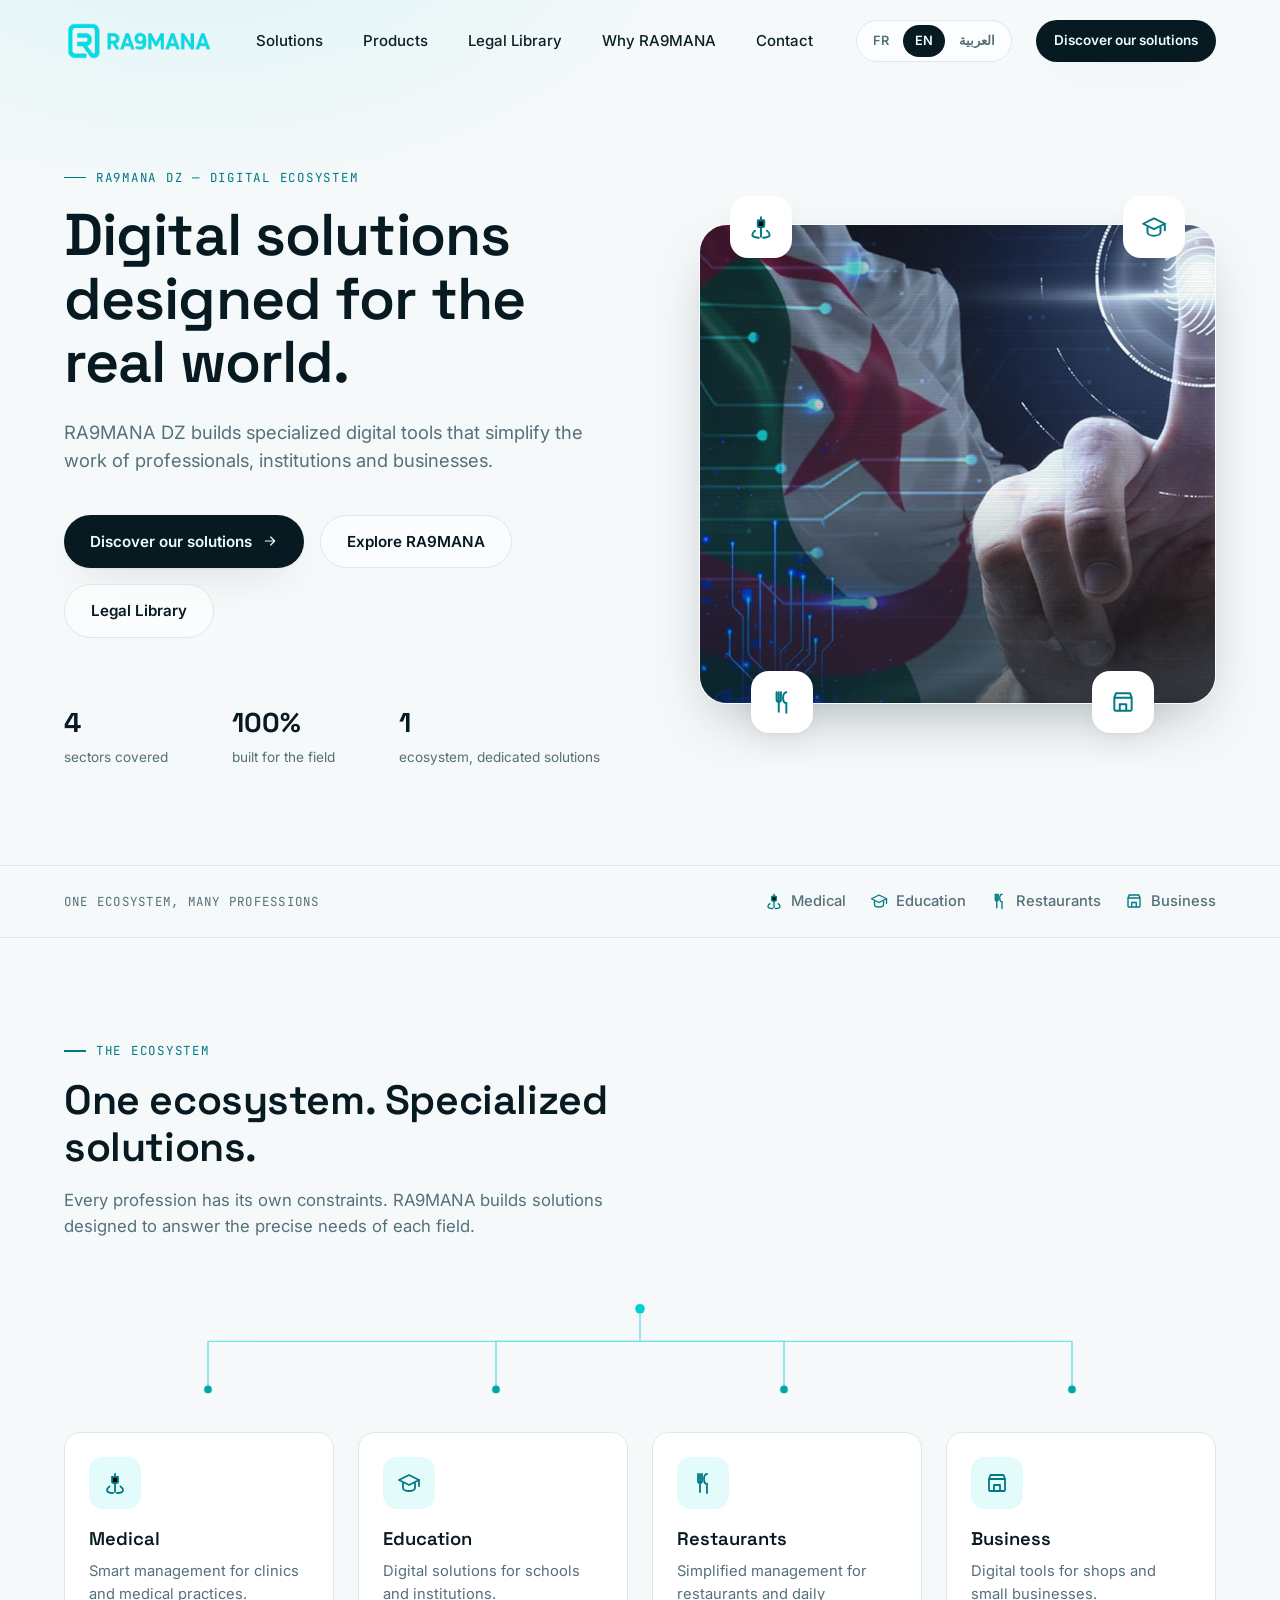
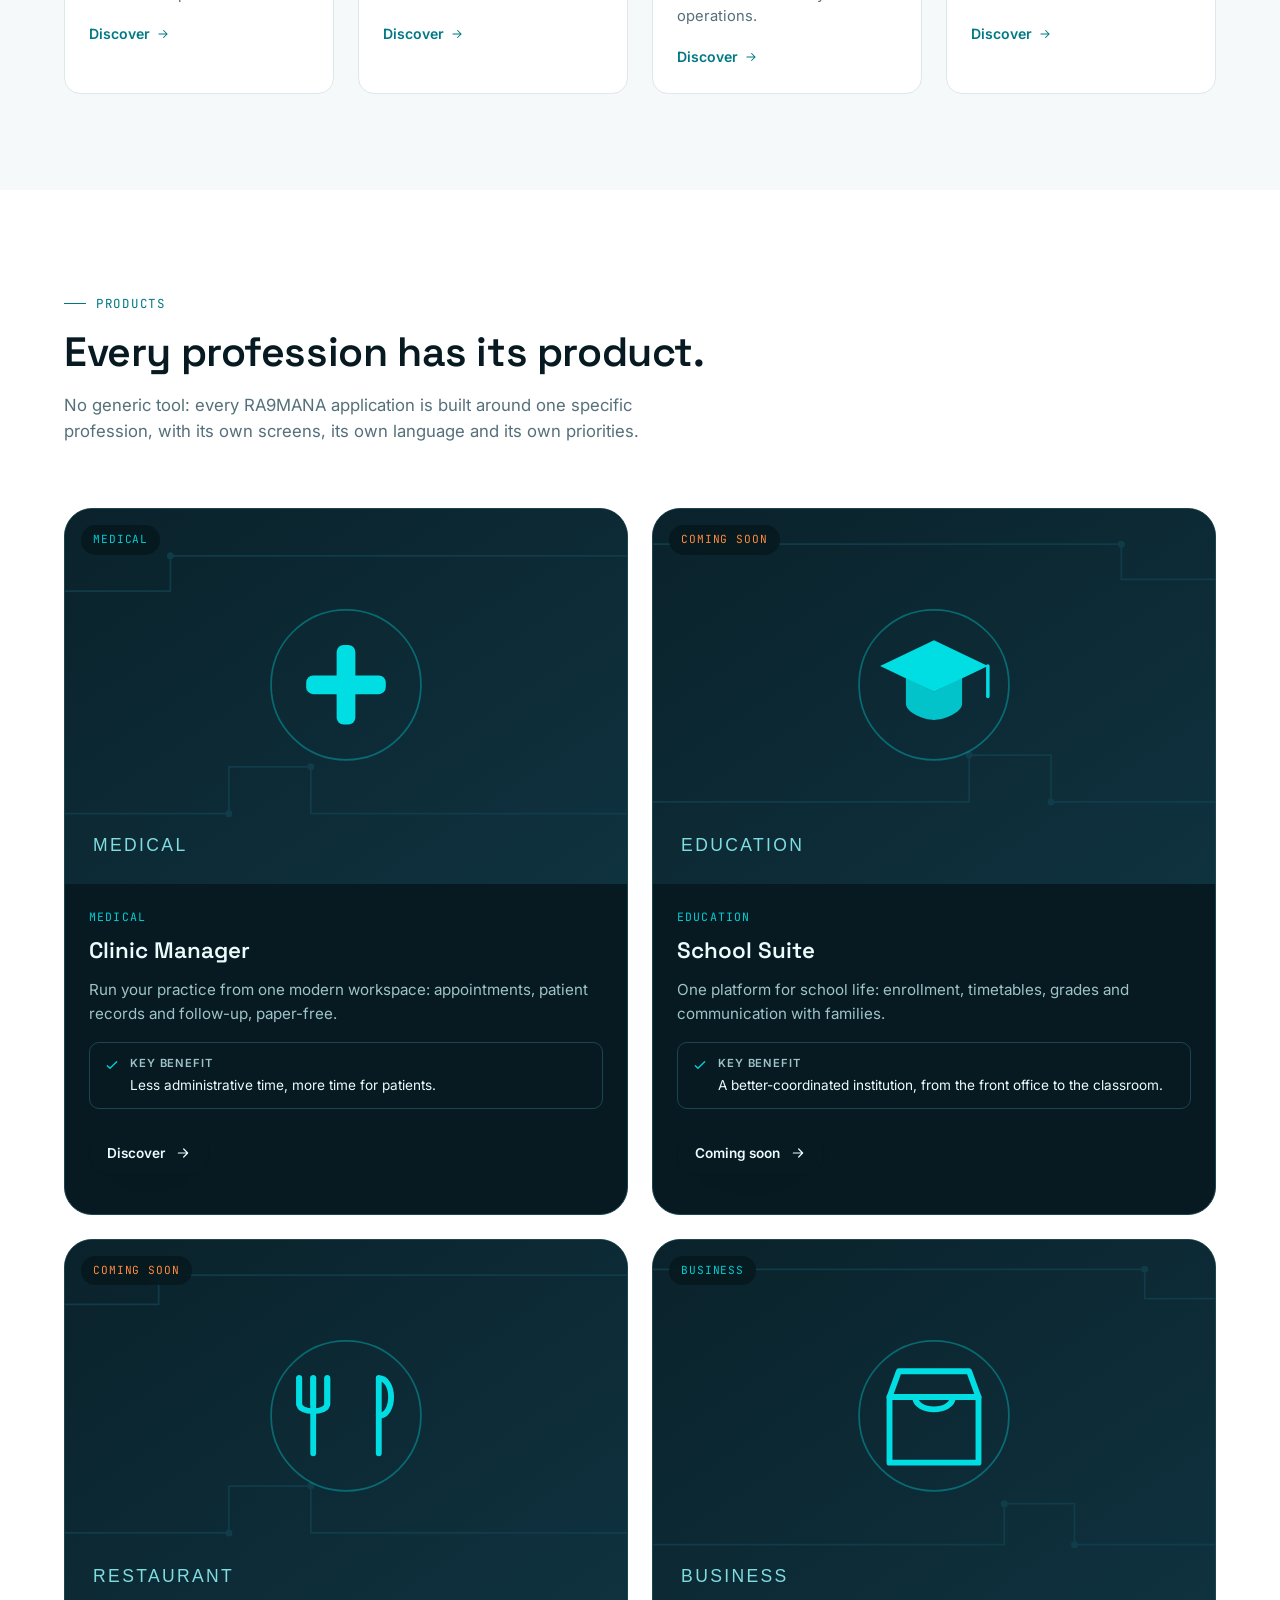
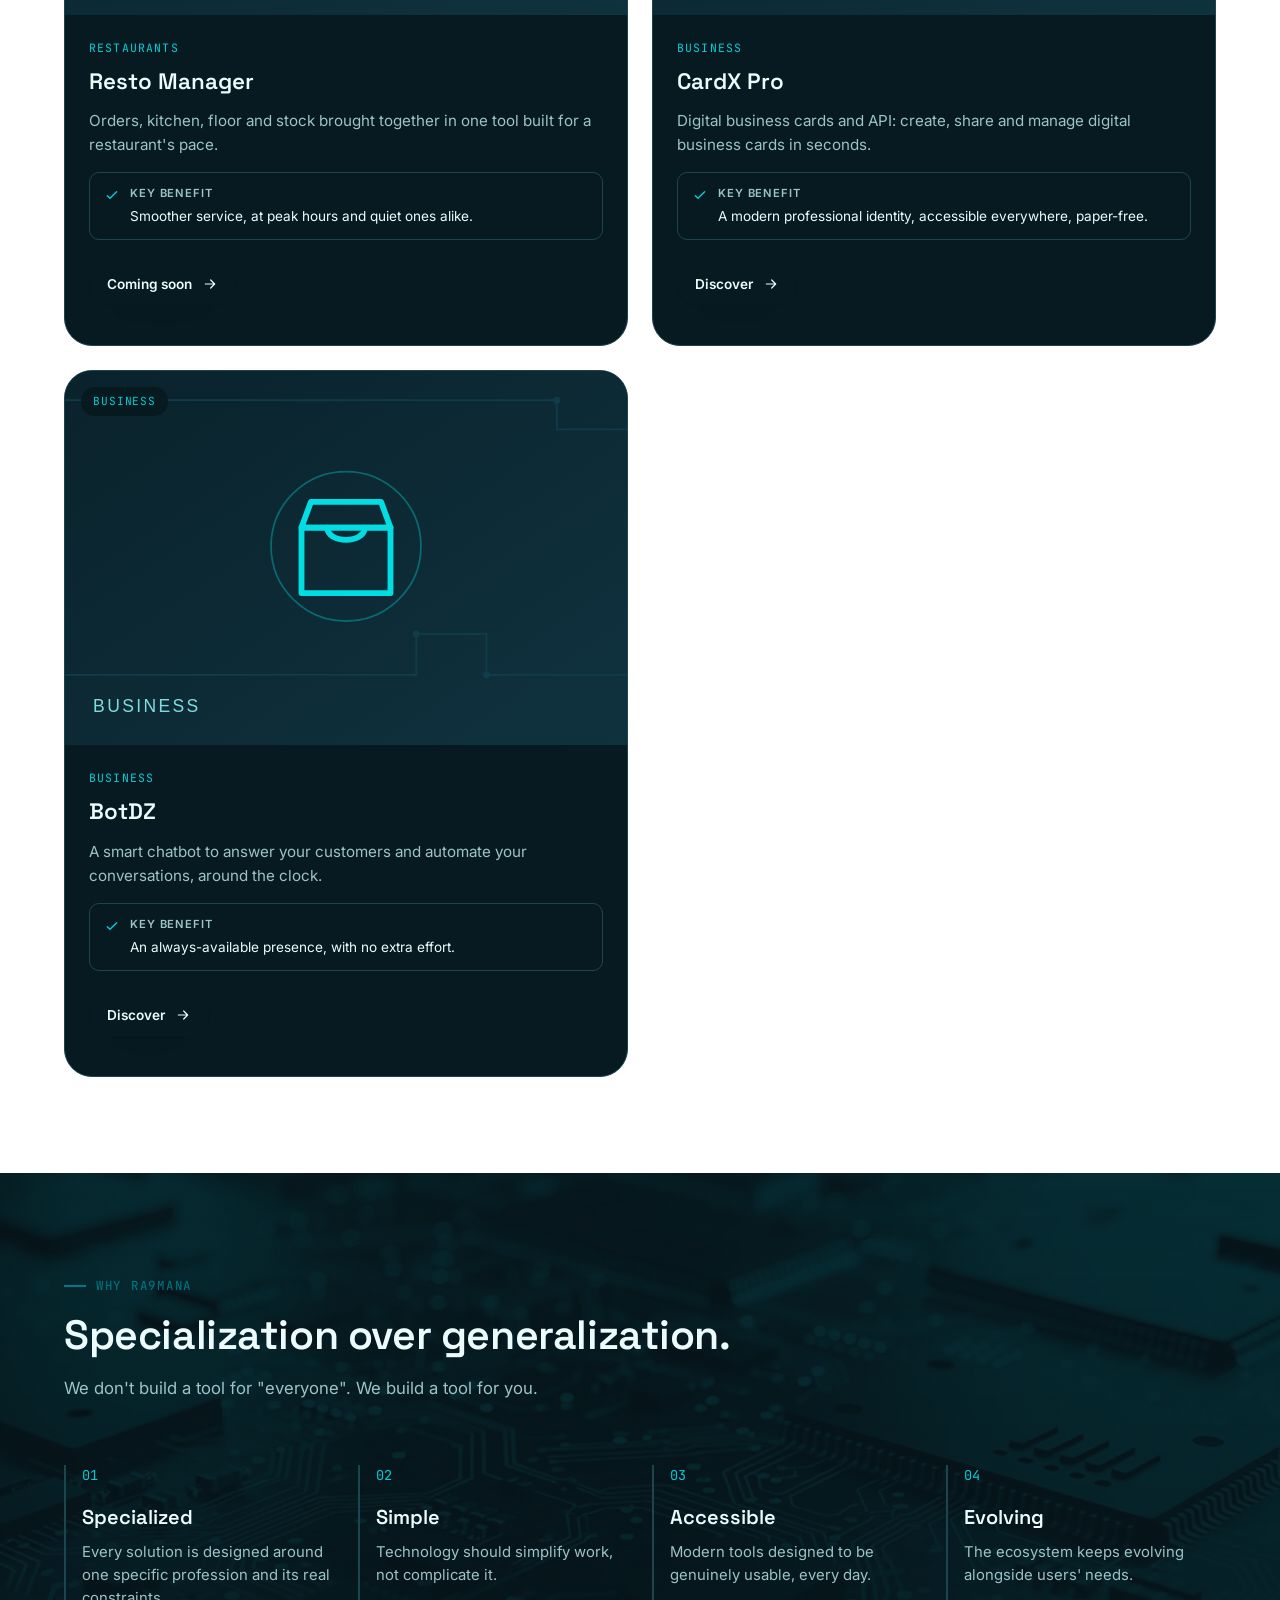
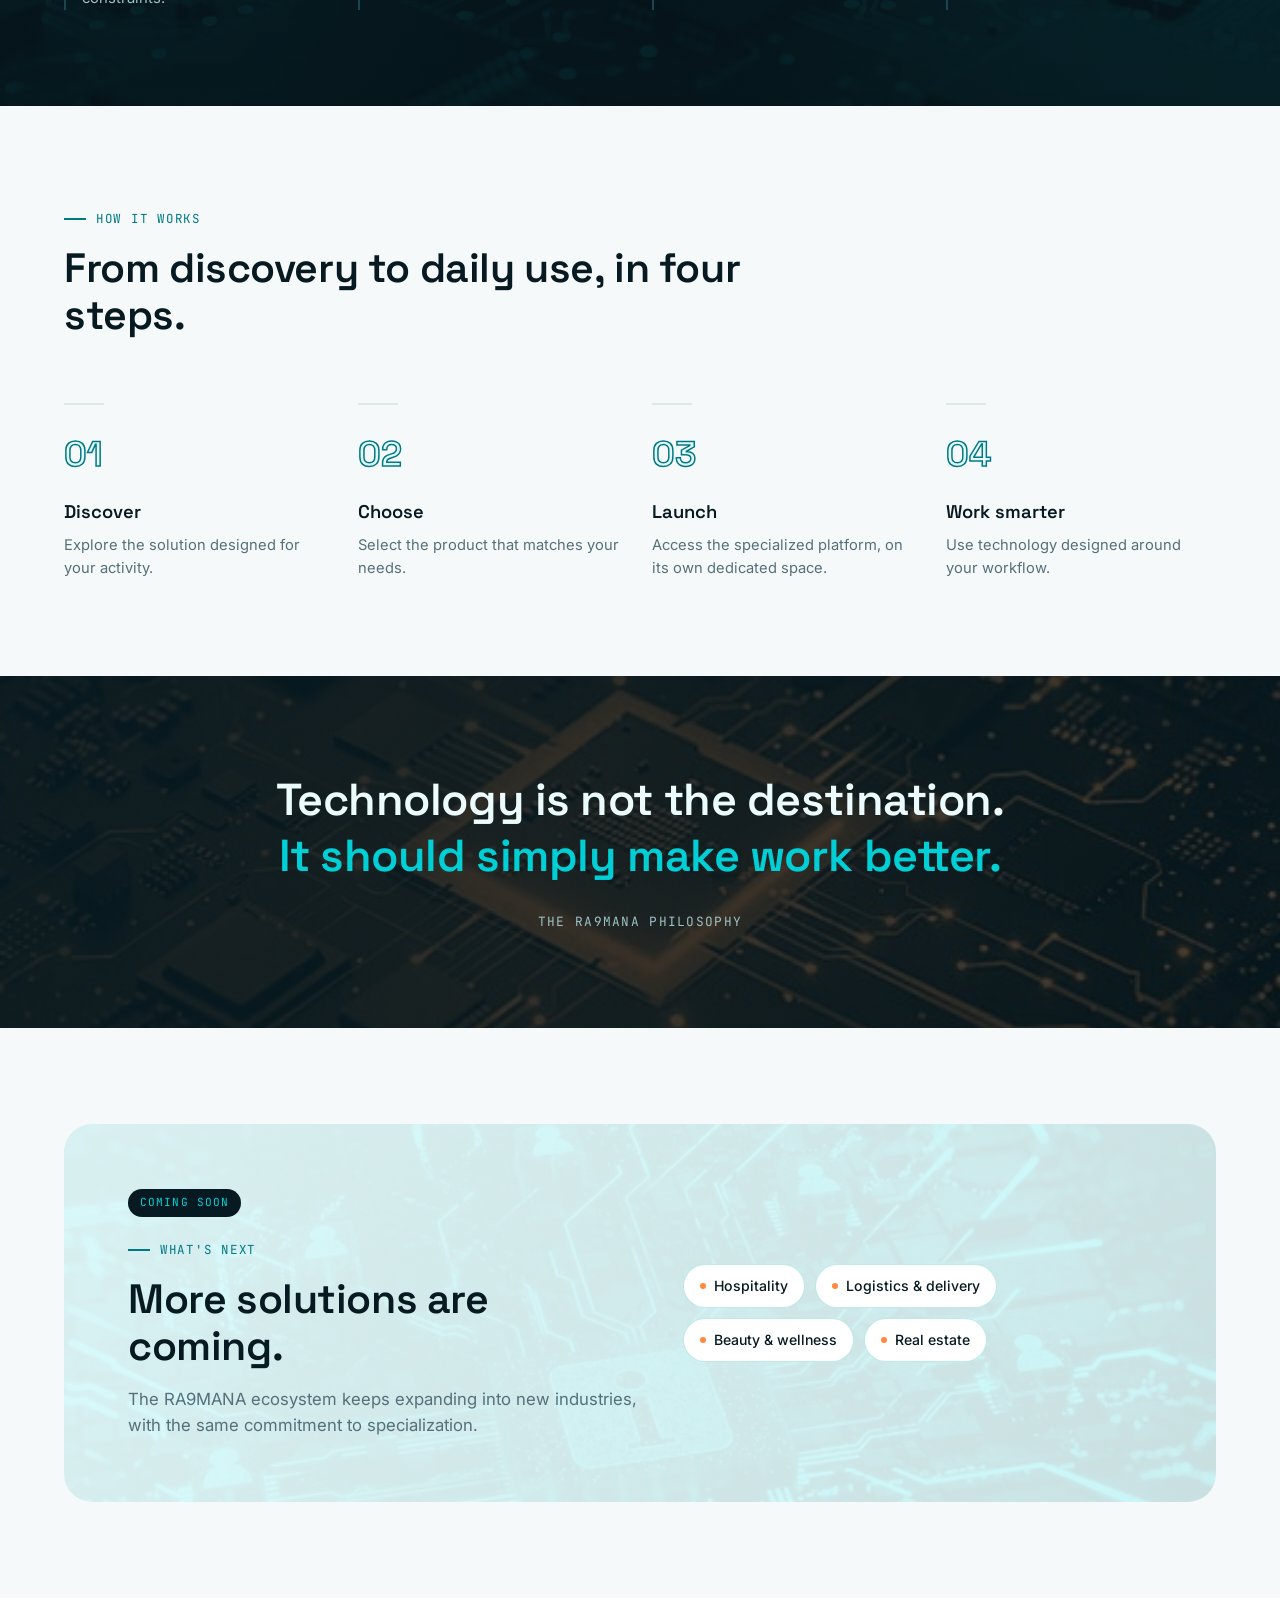
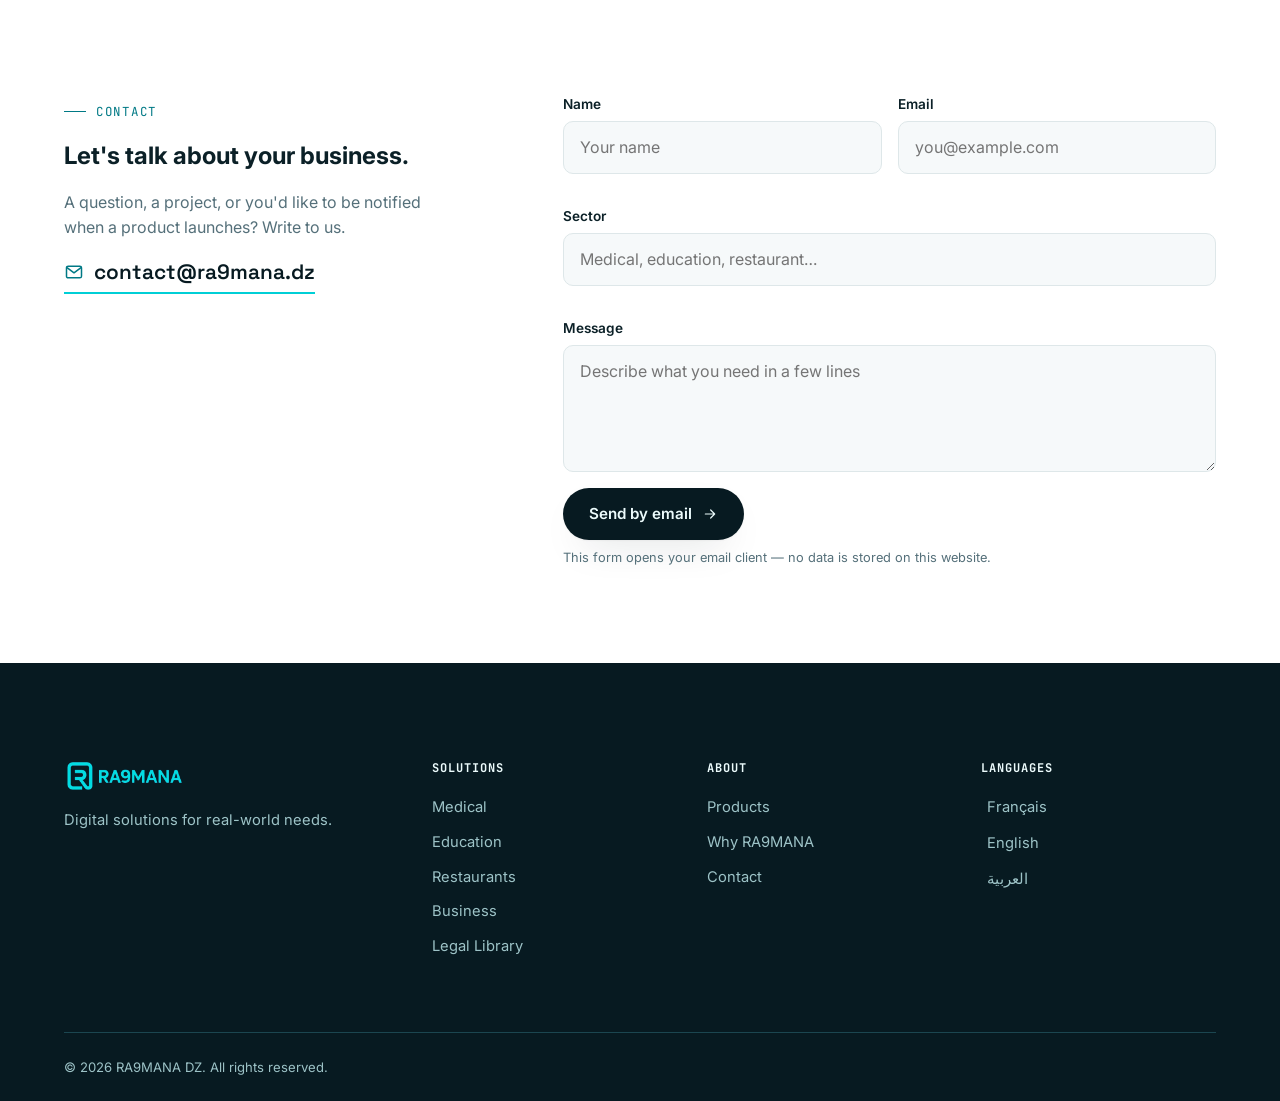
<file: index.html>
<!DOCTYPE html>
<html lang="fr" dir="ltr">
<head>
<meta charset="UTF-8">
<meta name="viewport" content="width=device-width, initial-scale=1.0">
<title>RA9MANA DZ — Solutions numériques spécialisées</title>
<meta name="description" content="RA9MANA DZ conçoit des écosystèmes numériques spécialisés pour le médical, l'éducation, la restauration et le commerce.">
<meta name="robots" content="index, follow">
<link rel="canonical" href="https://www.ra9mana.dz/">

<!-- Open Graph -->
<meta property="og:type" content="website">
<meta property="og:title" content="RA9MANA DZ — Des solutions digitales pensées pour le réel">
<meta property="og:description" content="Découvrez l'écosystème RA9MANA : des produits numériques conçus pour des métiers précis.">
<meta property="og:image" content="assets/brand/logo.png">
<meta property="og:locale" content="fr_FR">
<meta name="twitter:card" content="summary_large_image">

<link rel="icon" type="image/png" href="assets/brand/logo.png">

<!-- Fonts -->
<link rel="preconnect" href="https://fonts.googleapis.com">
<link rel="preconnect" href="https://fonts.gstatic.com" crossorigin>
<link href="https://fonts.googleapis.com/css2?family=Space+Grotesk:wght@500;600;700&family=Inter:wght@400;500;600;700&family=JetBrains+Mono:wght@500&family=Noto+Sans+Arabic:wght@400;500;600;700&display=swap" rel="stylesheet">

<link rel="stylesheet" href="css/styles.css">
</head>
<body>

<a class="skip-link" href="#main" data-i18n="skip">Aller au contenu</a>

<!-- =========================================================
     HEADER
========================================================== -->
<header class="site-header" id="site-header">
  <div class="container">
    <a class="brand" href="#top" aria-label="RA9MANA DZ">
      <img src="assets/brand/logo.png" alt="RA9MANA DZ">
    </a>

    <nav class="nav-links" aria-label="Navigation principale">
      <a href="#solutions" data-i18n="nav.solutions">Solutions</a>
      <a href="#products" data-i18n="nav.produits">Produits</a>
      <a href="library.html" data-i18n="nav.library">Bibliothèque juridique</a>
      <a href="#why" data-i18n="nav.apropos">Pourquoi RA9MANA</a>
      <a href="#contact" data-i18n="nav.contact">Contact</a>
    </nav>

    <div class="nav-right">
      <div class="lang-switch" role="group" aria-label="Choix de la langue">
        <button type="button" data-lang-btn="fr" aria-pressed="true">FR</button>
        <button type="button" data-lang-btn="en" aria-pressed="false">EN</button>
        <button type="button" data-lang-btn="ar" aria-pressed="false">العربية</button>
      </div>
      <a class="btn btn-primary btn-sm nav-cta" href="#solutions" data-i18n="nav.cta">Découvrir nos solutions</a>
      <button class="nav-toggle" id="nav-toggle" aria-label="Ouvrir le menu" data-i18n-aria="nav.menuOpen" aria-expanded="false" aria-controls="mobile-menu">
        <svg><use href="assets/icons/icons.svg#icon-menu"></use></svg>
      </button>
    </div>
  </div>
</header>

<!-- Mobile menu -->
<div class="mobile-menu" id="mobile-menu">
  <div class="mobile-menu-top">
    <img src="assets/brand/logo.png" alt="RA9MANA DZ">
    <button id="mobile-menu-close" aria-label="Fermer le menu" data-i18n-aria="nav.menuClose">
      <svg><use href="assets/icons/icons.svg#icon-close"></use></svg>
    </button>
  </div>
  <nav>
    <a href="#solutions" data-i18n="nav.solutions">Solutions</a>
    <a href="#products" data-i18n="nav.produits">Produits</a>
    <a href="library.html" data-i18n="nav.library">Bibliothèque juridique</a>
    <a href="#why" data-i18n="nav.apropos">Pourquoi RA9MANA</a>
    <a href="#contact" data-i18n="nav.contact">Contact</a>
  </nav>
  <div class="mobile-menu-foot">
    <div class="lang-switch" role="group" aria-label="Choix de la langue">
      <button type="button" data-lang-btn="fr" aria-pressed="true">FR</button>
      <button type="button" data-lang-btn="en" aria-pressed="false">EN</button>
      <button type="button" data-lang-btn="ar" aria-pressed="false">العربية</button>
    </div>
    <a class="btn btn-on-dark btn-block" href="#solutions" data-i18n="nav.cta">Découvrir nos solutions</a>
  </div>
</div>

<main id="main">

  <!-- =========================================================
       HERO
  ========================================================== -->
  <section class="hero" id="top">
    <div class="container">
      <div class="hero-content">
        <div class="eyebrow" data-i18n="hero.eyebrow">RA9MANA DZ — Écosystème digital</div>
        <h1 class="hero-title" data-i18n="hero.title">Des solutions digitales pensées pour le réel.</h1>
        <p class="hero-desc" data-i18n="hero.description">RA9MANA DZ imagine des outils numériques spécialisés pour simplifier le travail des professionnels, des établissements et des entreprises.</p>
        <div class="hero-ctas">
          <a class="btn btn-primary" href="#solutions">
            <span data-i18n="hero.ctaPrimary">Découvrir nos solutions</span>
            <svg><use href="assets/icons/icons.svg#icon-arrow"></use></svg>
          </a>
          <a class="btn btn-ghost" href="#why">
            <span data-i18n="hero.ctaSecondary">Explorer RA9MANA</span>
          </a>
          <a class="btn btn-ghost" href="library.html">
            <span data-i18n="nav.library">Bibliothèque juridique</span>
          </a>
        </div>
        <div class="hero-stats">
          <div class="hero-stat"><b data-i18n="hero.stat1Value">4</b><span data-i18n="hero.stat1Label">secteurs couverts</span></div>
          <div class="hero-stat"><b data-i18n="hero.stat2Value">100%</b><span data-i18n="hero.stat2Label">pensé pour le terrain</span></div>
          <div class="hero-stat"><b data-i18n="hero.stat3Value">1</b><span data-i18n="hero.stat3Label">écosystème, des solutions dédiées</span></div>
        </div>
      </div>

      <div class="hero-visual" aria-hidden="true">
        <div class="hero-card">
          <img src="assets/images/treated/hero-photo.jpg" alt="">
          <div class="hero-card-fade"></div>
        </div>
        <div class="hero-node n1"><svg><use href="assets/icons/icons.svg#icon-medical"></use></svg></div>
        <div class="hero-node n2"><svg><use href="assets/icons/icons.svg#icon-education"></use></svg></div>
        <div class="hero-node n3"><svg><use href="assets/icons/icons.svg#icon-restaurant"></use></svg></div>
        <div class="hero-node n4"><svg><use href="assets/icons/icons.svg#icon-business"></use></svg></div>
        <div class="hero-glow"></div>
      </div>
    </div>
  </section>

  <!-- Strip -->
  <div class="strip">
    <div class="container">
      <span class="strip-label" data-i18n="logos.label">Un seul écosystème, plusieurs métiers</span>
      <div class="strip-chips">
        <span class="strip-chip"><svg><use href="assets/icons/icons.svg#icon-medical"></use></svg><span data-i18n="ecosystem.categoryMedical">Médical</span></span>
        <span class="strip-chip"><svg><use href="assets/icons/icons.svg#icon-education"></use></svg><span data-i18n="ecosystem.categoryEducation">Éducation</span></span>
        <span class="strip-chip"><svg><use href="assets/icons/icons.svg#icon-restaurant"></use></svg><span data-i18n="ecosystem.categoryRestaurant">Restaurants</span></span>
        <span class="strip-chip"><svg><use href="assets/icons/icons.svg#icon-business"></use></svg><span data-i18n="ecosystem.categoryBusiness">Commerces</span></span>
      </div>
    </div>
  </div>

  <!-- =========================================================
       ECOSYSTEM
  ========================================================== -->
  <section class="ecosystem" id="solutions">
    <div class="container">
      <div class="section-head reveal">
        <div class="eyebrow" data-i18n="ecosystem.eyebrow">L'écosystème</div>
        <h2 data-i18n="ecosystem.title">Un écosystème. Des solutions spécialisées.</h2>
        <p data-i18n="ecosystem.description">Chaque activité possède ses propres contraintes.</p>
      </div>

      <div class="connector" aria-hidden="true">
        <svg viewBox="0 0 1200 110" preserveAspectRatio="none">
          <g fill="none" stroke="#00CFD6" stroke-width="1.5" opacity="0.55">
            <path d="M600 6 V40" />
            <path d="M600 40 H150 V90" />
            <path d="M600 40 H450 V90" />
            <path d="M600 40 H750 V90" />
            <path d="M600 40 H1050 V90" />
          </g>
          <circle cx="600" cy="6" r="5" fill="#00CFD6"/>
          <circle cx="150" cy="90" r="4" fill="#00A6AD"/>
          <circle cx="450" cy="90" r="4" fill="#00A6AD"/>
          <circle cx="750" cy="90" r="4" fill="#00A6AD"/>
          <circle cx="1050" cy="90" r="4" fill="#00A6AD"/>
        </svg>
      </div>

      <div class="connector-grid" id="ecosystem-grid"><!-- injected by main.js --></div>
    </div>
  </section>

  <!-- =========================================================
       PRODUCTS
  ========================================================== -->
  <section class="products" id="products">
    <div class="container">
      <div class="section-head reveal">
        <div class="eyebrow" data-i18n="products.eyebrow">Produits</div>
        <h2 data-i18n="products.title">Chaque métier a son produit.</h2>
        <p data-i18n="products.description">Pas d'outil générique.</p>
      </div>
      <div class="product-grid" id="products-grid"><!-- injected by main.js --></div>
    </div>
  </section>

  <!-- =========================================================
       WHY RA9MANA
  ========================================================== -->
  <section class="why" id="why">
    <div class="container">
      <div class="section-head on-dark reveal">
        <div class="eyebrow" data-i18n="why.eyebrow">Pourquoi RA9MANA</div>
        <h2 data-i18n="why.title">La spécialisation plutôt que la généralisation.</h2>
        <p data-i18n="why.description">Nous ne construisons pas un outil pour tout le monde.</p>
      </div>

      <div class="pillars">
        <div class="pillar reveal" style="--i:0">
          <span class="pillar-num">01</span>
          <h3 data-i18n="why.pillar1Title">Spécialisé</h3>
          <p data-i18n="why.pillar1Desc">Chaque solution est conçue autour d'un métier précis.</p>
        </div>
        <div class="pillar reveal" style="--i:1">
          <span class="pillar-num">02</span>
          <h3 data-i18n="why.pillar2Title">Simple</h3>
          <p data-i18n="why.pillar2Desc">La technologie doit simplifier le travail.</p>
        </div>
        <div class="pillar reveal" style="--i:2">
          <span class="pillar-num">03</span>
          <h3 data-i18n="why.pillar3Title">Accessible</h3>
          <p data-i18n="why.pillar3Desc">Des outils modernes pensés pour être réellement utilisables.</p>
        </div>
        <div class="pillar reveal" style="--i:3">
          <span class="pillar-num">04</span>
          <h3 data-i18n="why.pillar4Title">Évolutif</h3>
          <p data-i18n="why.pillar4Desc">L'écosystème évolue constamment.</p>
        </div>
      </div>
    </div>
  </section>

  <!-- =========================================================
       HOW IT WORKS
  ========================================================== -->
  <section class="how">
    <div class="container">
      <div class="section-head reveal">
        <div class="eyebrow" data-i18n="how.eyebrow">Comment ça marche</div>
        <h2 data-i18n="how.title">De la découverte à l'usage, en quatre étapes.</h2>
      </div>
      <div class="steps">
        <div class="step reveal" style="--i:0">
          <span class="step-num" data-i18n="how.step1Num">01</span>
          <h3 data-i18n="how.step1Title">Découvrir</h3>
          <p data-i18n="how.step1Desc">Explorez la solution conçue pour votre activité.</p>
        </div>
        <div class="step reveal" style="--i:1">
          <span class="step-num" data-i18n="how.step2Num">02</span>
          <h3 data-i18n="how.step2Title">Choisir</h3>
          <p data-i18n="how.step2Desc">Sélectionnez le produit qui correspond à vos besoins.</p>
        </div>
        <div class="step reveal" style="--i:2">
          <span class="step-num" data-i18n="how.step3Num">03</span>
          <h3 data-i18n="how.step3Title">Lancer</h3>
          <p data-i18n="how.step3Desc">Accédez à la plateforme spécialisée.</p>
        </div>
        <div class="step reveal" style="--i:3">
          <span class="step-num" data-i18n="how.step4Num">04</span>
          <h3 data-i18n="how.step4Title">Travailler mieux</h3>
          <p data-i18n="how.step4Desc">Utilisez une technologie pensée pour votre flux de travail.</p>
        </div>
      </div>
    </div>
  </section>

  <!-- =========================================================
       PHILOSOPHY
  ========================================================== -->
  <section class="philosophy reveal">
    <div class="container">
      <blockquote>
        <span data-i18n="philosophy.quoteLine1">« La technologie n'est pas une fin.</span>
        <span data-i18n="philosophy.quoteLine2">Elle doit simplement rendre le travail meilleur. »</span>
      </blockquote>
      <cite data-i18n="philosophy.attribution">La philosophie RA9MANA</cite>
    </div>
  </section>

  <!-- =========================================================
       FUTURE
  ========================================================== -->
  <section class="future">
    <div class="container">
      <div class="future-panel reveal">
        <div>
          <span class="future-badge" data-i18n="future.badge">Bientôt</span>
          <div class="section-head" style="margin-bottom:0">
            <div class="eyebrow" data-i18n="future.eyebrow">Ce qui arrive</div>
            <h2 data-i18n="future.title">D'autres solutions arrivent.</h2>
            <p data-i18n="future.description">L'écosystème RA9MANA continue de s'étendre.</p>
          </div>
        </div>
        <div class="future-chips">
          <span class="future-chip"><span class="dot"></span><span data-i18n="future.item1">Hôtellerie</span></span>
          <span class="future-chip"><span class="dot"></span><span data-i18n="future.item2">Logistique &amp; livraison</span></span>
          <span class="future-chip"><span class="dot"></span><span data-i18n="future.item3">Beauté &amp; bien-être</span></span>
          <span class="future-chip"><span class="dot"></span><span data-i18n="future.item4">Immobilier</span></span>
        </div>
      </div>
    </div>
  </section>

  <!-- =========================================================
       CONTACT
  ========================================================== -->
  <section class="contact" id="contact">
    <div class="container">
      <div class="contact-grid">
        <div class="contact-info reveal">
          <div class="eyebrow" data-i18n="contact.eyebrow">Contact</div>
          <h2 class="section-head" style="margin-bottom:0" data-i18n="contact.title">Parlons de votre activité.</h2>
          <p style="color:var(--c-text-muted);margin-top:var(--space-2);max-width:40ch" data-i18n="contact.description">Une question, un projet ?</p>
          <a class="contact-email" href="mailto:contact@ra9mana.dz">
            <svg><use href="assets/icons/icons.svg#icon-mail"></use></svg>
            <span>contact@ra9mana.dz</span>
          </a>
        </div>

        <form class="contact-form reveal" id="contact-form">
          <div class="form-grid">
            <div class="form-field">
              <label for="f-name" data-i18n="contact.formName">Nom</label>
              <input id="f-name" name="name" type="text" required data-i18n-placeholder="contact.formNamePlaceholder" placeholder="Votre nom">
            </div>
            <div class="form-field">
              <label for="f-email" data-i18n="contact.formEmail">E-mail</label>
              <input id="f-email" name="email" type="email" required data-i18n-placeholder="contact.formEmailPlaceholder" placeholder="vous@exemple.com">
            </div>
            <div class="form-field full">
              <label for="f-sector" data-i18n="contact.formSector">Secteur</label>
              <input id="f-sector" name="sector" type="text" data-i18n-placeholder="contact.formSectorPlaceholder" placeholder="Médical, éducation, restauration…">
            </div>
            <div class="form-field full">
              <label for="f-message" data-i18n="contact.formMessage">Message</label>
              <textarea id="f-message" name="message" rows="4" required data-i18n-placeholder="contact.formMessagePlaceholder" placeholder="Décrivez votre besoin en quelques lignes"></textarea>
            </div>
          </div>
          <button class="btn btn-primary" type="submit">
            <span data-i18n="contact.formSubmit">Envoyer par e-mail</span>
            <svg><use href="assets/icons/icons.svg#icon-arrow"></use></svg>
          </button>
          <p class="form-note" data-i18n="contact.formNote">Ce formulaire ouvre votre messagerie e-mail.</p>
        </form>
      </div>
    </div>
  </section>

</main>

<!-- =========================================================
     FOOTER
========================================================== -->
<footer class="site-footer">
  <div class="container">
    <div class="footer-top">
      <div class="footer-brand">
        <img src="assets/brand/logo.png" alt="RA9MANA DZ">
        <p data-i18n="footer.tagline">Solutions digitales pour des besoins réels.</p>
      </div>
      <div class="footer-col">
        <h4 data-i18n="footer.colSolutions">Solutions</h4>
        <ul>
          <li><a href="#solutions" data-i18n="ecosystem.categoryMedical">Médical</a></li>
          <li><a href="#solutions" data-i18n="ecosystem.categoryEducation">Éducation</a></li>
          <li><a href="#solutions" data-i18n="ecosystem.categoryRestaurant">Restaurants</a></li>
          <li><a href="#solutions" data-i18n="ecosystem.categoryBusiness">Commerces</a></li>
          <li><a href="library.html" data-i18n="nav.library">Bibliothèque juridique</a></li>
        </ul>
      </div>
      <div class="footer-col">
        <h4 data-i18n="footer.colCompany">À propos</h4>
        <ul>
          <li><a href="#products" data-i18n="footer.colProduct">Produits</a></li>
          <li><a href="#why" data-i18n="footer.linkAbout">Pourquoi RA9MANA</a></li>
          <li><a href="#contact" data-i18n="footer.linkContact">Contact</a></li>
        </ul>
      </div>
      <div class="footer-col">
        <h4 data-i18n="footer.colLang">Langues</h4>
        <ul>
          <li><button type="button" data-lang-btn="fr">Français</button></li>
          <li><button type="button" data-lang-btn="en">English</button></li>
          <li><button type="button" data-lang-btn="ar">العربية</button></li>
        </ul>
      </div>
    </div>
    <div class="footer-bottom">
      <span>© <span id="footer-year">2026</span> RA9MANA DZ. <span data-i18n="footer.rights">Tous droits réservés.</span></span>
    </div>
  </div>
</footer>

<div class="toast" id="toast" aria-live="polite">
  <div class="toast-inner"></div>
</div>

<script src="js/products.js"></script>
<script src="js/locales.js"></script>
<script src="js/i18n.js"></script>
<script src="js/main.js"></script>
</body>
</html>
</file>
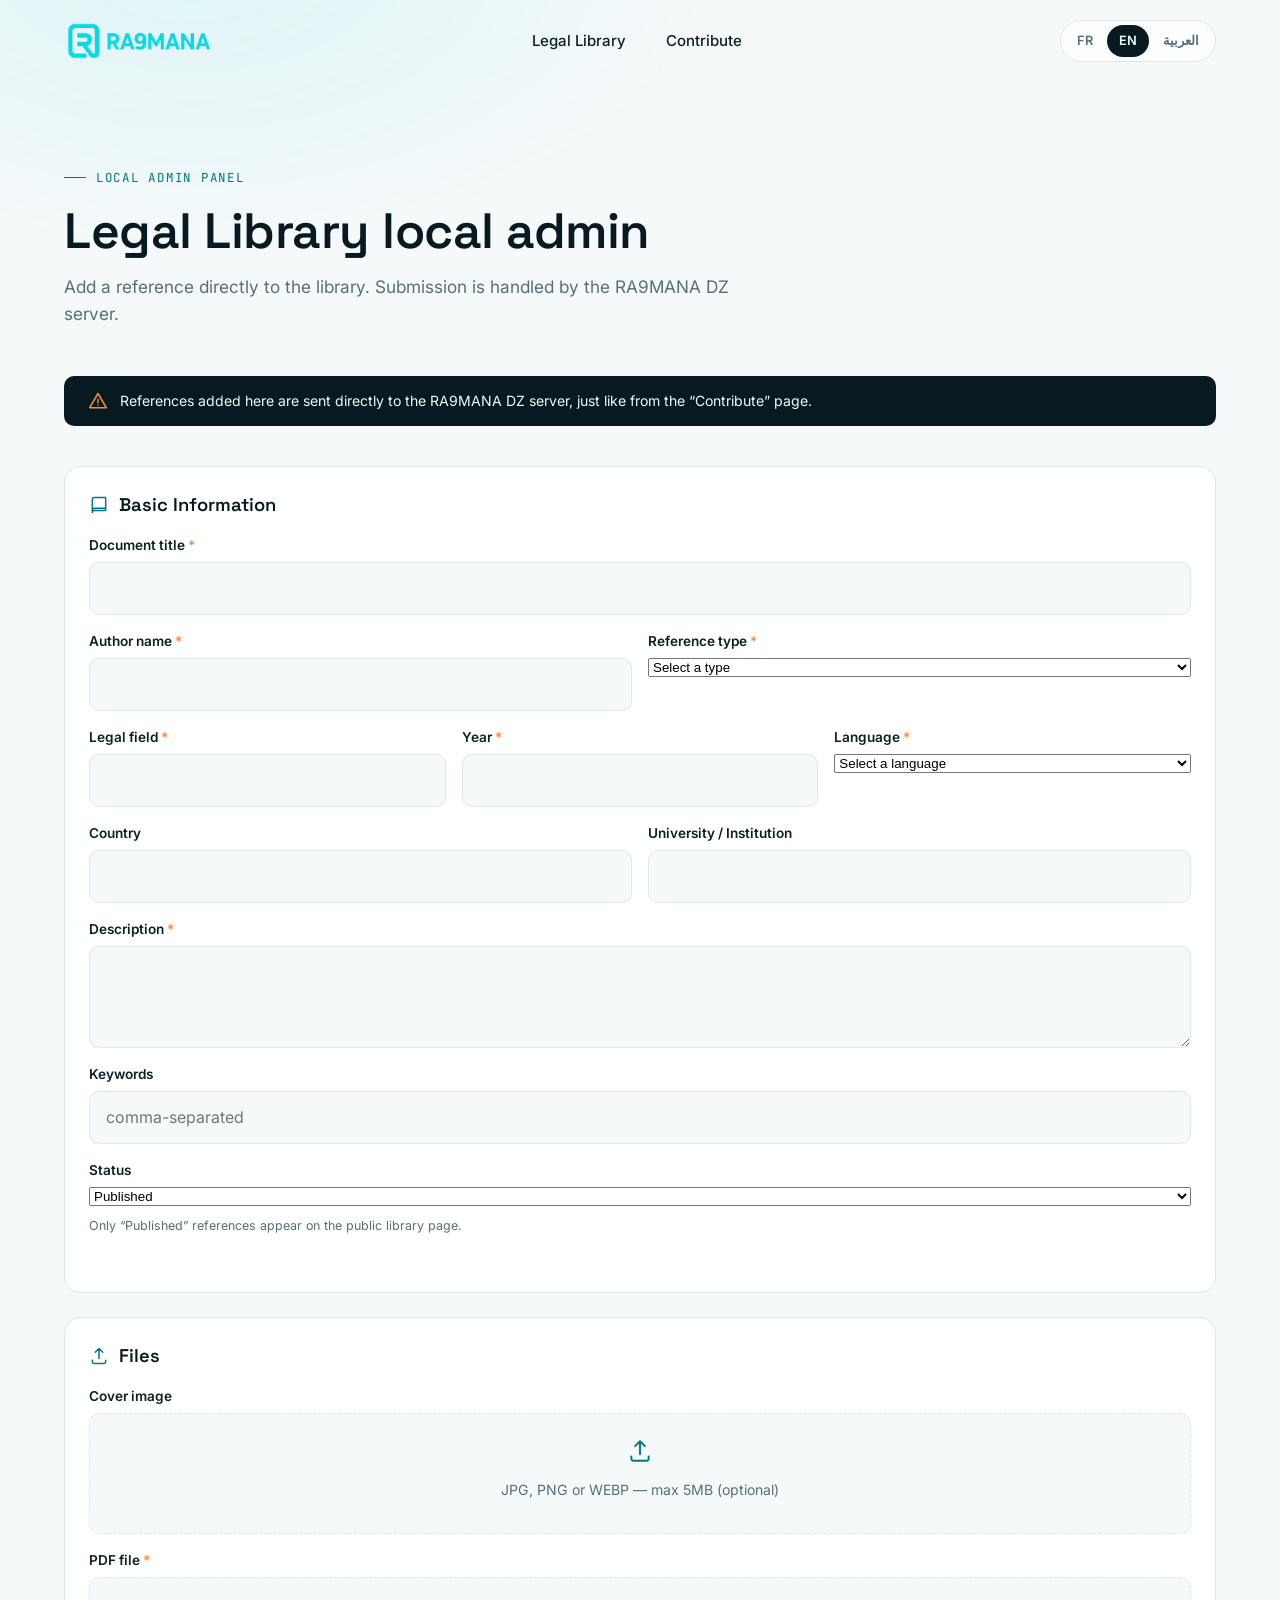
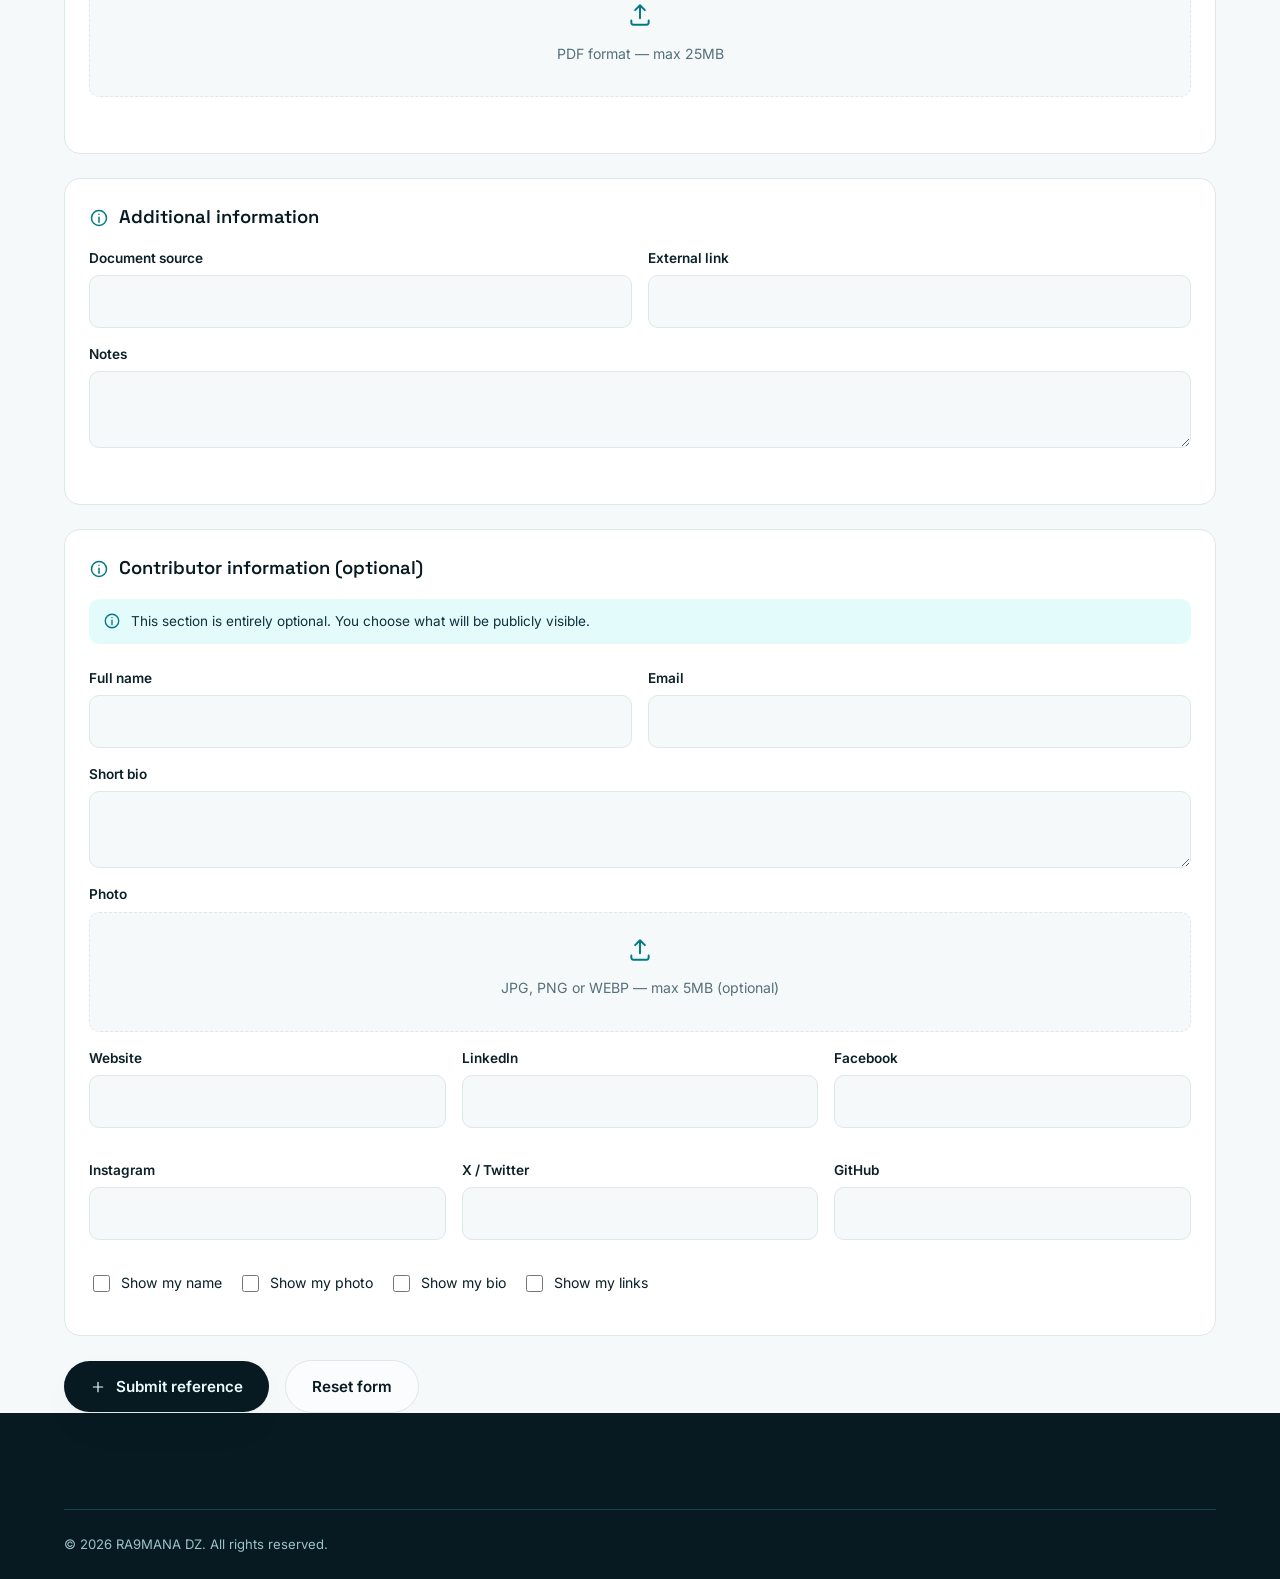
<file: admin.html>
<!DOCTYPE html>
<html lang="fr" dir="ltr">
<head>
<meta charset="UTF-8">
<meta name="viewport" content="width=device-width, initial-scale=1.0">
<title data-i18n="admin.meta.title">Admin local — Bibliothèque juridique — RA9MANA DZ</title>
<meta name="robots" content="noindex, nofollow">
<link rel="icon" type="image/png" href="assets/brand/logo.png">

<link rel="preconnect" href="https://fonts.googleapis.com">
<link rel="preconnect" href="https://fonts.gstatic.com" crossorigin>
<link href="https://fonts.googleapis.com/css2?family=Space+Grotesk:wght@500;600;700&family=Inter:wght@400;500;600;700&family=JetBrains+Mono:wght@500&family=Noto+Sans+Arabic:wght@400;500;600;700&display=swap" rel="stylesheet">

<link rel="stylesheet" href="css/styles.css">
</head>
<body>

<a class="skip-link" href="#main" data-i18n="skip">Aller au contenu</a>

<header class="site-header" id="site-header">
  <div class="container">
    <a class="brand" href="index.html" aria-label="RA9MANA DZ">
      <img src="assets/brand/logo.png" alt="RA9MANA DZ">
    </a>
    <nav class="nav-links" aria-label="Navigation principale">
      <a href="library.html" data-i18n="nav.library">Bibliothèque juridique</a>
      <a href="submit.html" data-i18n="submit.breadcrumb">Contribuer</a>
    </nav>
    <div class="nav-right">
      <div class="lang-switch" role="group" aria-label="Choix de la langue">
        <button type="button" data-lang-btn="fr" aria-pressed="true">FR</button>
        <button type="button" data-lang-btn="en" aria-pressed="false">EN</button>
        <button type="button" data-lang-btn="ar" aria-pressed="false">العربية</button>
      </div>
      <button class="nav-toggle" id="nav-toggle" aria-label="Ouvrir le menu" data-i18n-aria="nav.menuOpen" aria-expanded="false" aria-controls="mobile-menu">
        <svg><use href="assets/icons/icons.svg#icon-menu"></use></svg>
      </button>
    </div>
  </div>
</header>

<div class="mobile-menu" id="mobile-menu">
  <div class="mobile-menu-top">
    <img src="assets/brand/logo.png" alt="RA9MANA DZ">
    <button id="mobile-menu-close" aria-label="Fermer le menu" data-i18n-aria="nav.menuClose">
      <svg><use href="assets/icons/icons.svg#icon-close"></use></svg>
    </button>
  </div>
  <nav>
    <a href="library.html" data-i18n="nav.library">Bibliothèque juridique</a>
    <a href="submit.html" data-i18n="submit.breadcrumb">Contribuer</a>
  </nav>
</div>

<main id="main">
  <section class="page-hero" style="padding-bottom: var(--space-3)">
    <div class="container">
      <div class="eyebrow" data-i18n="admin.eyebrow">Admin local</div>
      <h1 data-i18n="admin.title">Admin local de la Bibliothèque juridique</h1>
      <p class="lead" data-i18n="admin.subtitle">Ajoutez une référence directement à la bibliothèque. L'envoi est traité par le serveur RA9MANA DZ.</p>
    </div>
  </section>

  <section style="padding-top:0">
    <div class="container">
      <div class="admin-banner">
        <svg><use href="assets/icons/icons.svg#icon-alert"></use></svg>
        <span data-i18n="admin.warningNotBackend">Les références ajoutées ici sont envoyées directement au serveur RA9MANA DZ, comme depuis la page « Contribuer ».</span>
      </div>

      <!-- ===================== ADD REFERENCE ===================== -->
      <div class="admin-panel is-active" id="panel-add">
        <div class="form-success" id="admin-form-success">
          <svg><use href="assets/icons/icons.svg#icon-check"></use></svg>
          <div>
            <h4 data-i18n="admin.addSuccess.title">Référence envoyée</h4>
            <p data-i18n="admin.addSuccess.desc">La référence a été envoyée avec succès.</p>
          </div>
        </div>

        <form id="admin-form" novalidate>
          <div class="form-section">
            <h3><svg><use href="assets/icons/icons.svg#icon-book"></use></svg><span data-i18n="submit.sectionBasicInfo">Informations principales</span></h3>

            <div class="form-field">
              <label for="a-title" class="field-required" data-i18n="submit.fields.titleLabel">Titre du document</label>
              <input id="a-title" name="title" type="text" required>
              <span class="field-error"></span>
            </div>

            <div class="form-grid2">
              <div class="form-field">
                <label for="a-author" class="field-required" data-i18n="submit.fields.authorLabel">Auteur</label>
                <input id="a-author" name="author" type="text" required>
                <span class="field-error"></span>
              </div>
              <div class="form-field">
                <label for="a-type" class="field-required" data-i18n="submit.fields.typeLabel">Type de référence</label>
                <select id="a-type" name="type" required></select>
                <span class="field-error"></span>
              </div>
            </div>

            <div class="form-grid3">
              <div class="form-field">
                <label for="a-category" class="field-required" data-i18n="submit.fields.categoryLabel">Domaine juridique</label>
                <input id="a-category" name="category" type="text" required>
                <span class="field-error"></span>
              </div>
              <div class="form-field">
                <label for="a-year" class="field-required" data-i18n="submit.fields.yearLabel">Année</label>
                <input id="a-year" name="year" type="number" min="1900" max="2100" required>
                <span class="field-error"></span>
              </div>
              <div class="form-field">
                <label for="a-language" class="field-required" data-i18n="submit.fields.languageLabel">Langue</label>
                <select id="a-language" name="language" required></select>
                <span class="field-error"></span>
              </div>
            </div>

            <div class="form-grid2">
              <div class="form-field">
                <label for="a-country" data-i18n="submit.fields.countryLabel">Pays</label>
                <input id="a-country" name="country" type="text">
              </div>
              <div class="form-field">
                <label for="a-university" data-i18n="submit.fields.universityLabel">Université / Institution</label>
                <input id="a-university" name="university" type="text">
              </div>
            </div>

            <div class="form-field">
              <label for="a-description" class="field-required" data-i18n="submit.fields.descriptionLabel">Description</label>
              <textarea id="a-description" name="description" rows="3" required></textarea>
              <span class="field-error"></span>
            </div>

            <div class="form-field">
              <label for="a-keywords" data-i18n="submit.fields.keywordsLabel">Mots-clés</label>
              <input id="a-keywords" name="keywords" type="text" data-i18n-placeholder="submit.fields.keywordsPlaceholder">
            </div>

            <div class="form-field">
              <label for="a-status" data-i18n="admin.statusLabel">Statut</label>
              <select id="a-status" name="status">
                <option value="published" data-i18n="admin.statusPublished">Publié</option>
                <option value="draft" data-i18n="admin.statusDraft">Brouillon</option>
                <option value="pending" data-i18n="admin.statusPendingReview">En attente de révision</option>
                <option value="rejected" data-i18n="admin.statusRejected">Rejeté</option>
              </select>
              <span class="field-hint" data-i18n="admin.statusHint">Seules les références « Publié » apparaissent sur la page publique de la bibliothèque.</span>
            </div>
          </div>

          <div class="form-section">
            <h3><svg><use href="assets/icons/icons.svg#icon-upload"></use></svg><span data-i18n="submit.sectionFiles">Fichiers</span></h3>
            <div class="form-field" id="field-cover">
              <label data-i18n="submit.fields.coverLabel">Image de couverture</label>
              <div class="dropzone" id="a-cover-dropzone" tabindex="0">
                <img class="dropzone-preview" id="a-cover-preview" style="display:none">
                <svg><use href="assets/icons/icons.svg#icon-upload"></use></svg>
                <p data-i18n="submit.fields.coverHint">Cliquez ou glissez une image (JPG, PNG, WebP — 5 Mo max)</p>
                <div class="dropzone-filename" id="a-cover-filename"></div>
                <input type="file" id="a-cover-input" accept="image/jpeg,image/png,image/webp">
              </div>
              <span class="field-error"></span>
            </div>
            <div class="form-field" id="field-pdf">
              <label class="field-required" data-i18n="submit.fields.pdfLabel">Fichier PDF</label>
              <div class="dropzone" id="a-pdf-dropzone" tabindex="0">
                <svg><use href="assets/icons/icons.svg#icon-upload"></use></svg>
                <p data-i18n="submit.fields.pdfHint">Cliquez ou glissez un fichier PDF (25 Mo max)</p>
                <div class="dropzone-filename" id="a-pdf-filename"></div>
                <input type="file" id="a-pdf-input" accept="application/pdf,.pdf">
              </div>
              <span class="field-error"></span>
            </div>
          </div>

          <div class="form-section">
            <h3><svg><use href="assets/icons/icons.svg#icon-info"></use></svg><span data-i18n="submit.sectionAdditional">Informations complémentaires</span></h3>
            <div class="form-grid2">
              <div class="form-field">
                <label for="a-source" data-i18n="submit.fields.sourceLabel">Source du document</label>
                <input id="a-source" name="source" type="text">
              </div>
              <div class="form-field">
                <label for="a-external" data-i18n="submit.fields.externalLinkLabel">Lien externe</label>
                <input id="a-external" name="externalLink" type="url">
              </div>
            </div>
            <div class="form-field">
              <label for="a-notes" data-i18n="submit.fields.notesLabel">Remarques</label>
              <textarea id="a-notes" name="notes" rows="2"></textarea>
            </div>
          </div>

          <div class="form-section">
            <h3><svg><use href="assets/icons/icons.svg#icon-info"></use></svg><span data-i18n="submit.sectionContributor">Informations sur le contributeur</span></h3>
            <div class="optional-note">
              <svg><use href="assets/icons/icons.svg#icon-info"></use></svg>
              <span data-i18n="submit.contributor.optionalNote">Cette section est entièrement facultative. Vous choisissez ce qui sera visible publiquement.</span>
            </div>
            <div class="form-grid2">
              <div class="form-field">
                <label for="a-c-name" data-i18n="submit.contributor.nameLabel">Nom complet</label>
                <input id="a-c-name" name="contributorName" type="text">
              </div>
              <div class="form-field">
                <label for="a-c-email" data-i18n="submit.contributor.emailLabel">E-mail</label>
                <input id="a-c-email" name="contributorEmail" type="email">
              </div>
            </div>
            <div class="form-field">
              <label for="a-c-bio" data-i18n="submit.contributor.bioLabel">Courte biographie</label>
              <textarea id="a-c-bio" name="contributorBio" rows="2"></textarea>
            </div>
            <div class="form-field" id="field-contributor-photo">
              <label data-i18n="submit.contributor.photoLabel">Photo</label>
              <div class="dropzone" id="a-photo-dropzone" tabindex="0">
                <img class="dropzone-preview" id="a-photo-preview" style="display:none">
                <svg><use href="assets/icons/icons.svg#icon-upload"></use></svg>
                <p data-i18n="submit.fields.coverHint">Cliquez ou glissez une image (JPG, PNG, WebP — 5 Mo max)</p>
                <div class="dropzone-filename" id="a-photo-filename"></div>
                <input type="file" id="a-photo-input" accept="image/jpeg,image/png,image/webp">
              </div>
              <span class="field-error"></span>
            </div>
            <div class="form-grid3">
              <div class="form-field"><label for="a-c-website" data-i18n="submit.contributor.websiteLabel">Site web</label><input id="a-c-website" name="linkWebsite" type="url"></div>
              <div class="form-field"><label for="a-c-linkedin" data-i18n="submit.contributor.linkedinLabel">LinkedIn</label><input id="a-c-linkedin" name="linkLinkedin" type="url"></div>
              <div class="form-field"><label for="a-c-facebook" data-i18n="submit.contributor.facebookLabel">Facebook</label><input id="a-c-facebook" name="linkFacebook" type="url"></div>
              <div class="form-field"><label for="a-c-instagram" data-i18n="submit.contributor.instagramLabel">Instagram</label><input id="a-c-instagram" name="linkInstagram" type="url"></div>
              <div class="form-field"><label for="a-c-x" data-i18n="submit.contributor.xLabel">X / Twitter</label><input id="a-c-x" name="linkX" type="url"></div>
              <div class="form-field"><label for="a-c-github" data-i18n="submit.contributor.githubLabel">GitHub</label><input id="a-c-github" name="linkGithub" type="url"></div>
            </div>
            <div class="visibility-options">
              <label class="check-field"><input type="checkbox" name="showName"><span data-i18n="submit.contributor.showName">Afficher mon nom</span></label>
              <label class="check-field"><input type="checkbox" name="showPhoto"><span data-i18n="submit.contributor.showPhoto">Afficher ma photo</span></label>
              <label class="check-field"><input type="checkbox" name="showBio"><span data-i18n="submit.contributor.showBio">Afficher ma biographie</span></label>
              <label class="check-field"><input type="checkbox" name="showLinks"><span data-i18n="submit.contributor.showLinks">Afficher mes liens</span></label>
            </div>
          </div>

          <div class="form-actions">
            <button class="btn btn-primary" type="submit">
              <svg><use href="assets/icons/icons.svg#icon-plus"></use></svg>
              <span data-i18n="admin.addReferenceBtn">Envoyer la référence</span>
            </button>
            <button class="btn btn-ghost" type="reset" id="admin-reset-btn">
              <span data-i18n="admin.resetForm">Vider le formulaire</span>
            </button>
          </div>
        </form>
      </div>

    </div>
  </section>
</main>

<footer class="site-footer">
  <div class="container">
    <div class="footer-bottom" style="border-top:1px solid var(--on-dark-line); padding-block: var(--space-3)">
      <span>© <span id="footer-year">2026</span> RA9MANA DZ. <span data-i18n="footer.rights">Tous droits réservés.</span></span>
    </div>
  </div>
</footer>

<div class="toast" id="toast" aria-live="polite"><div class="toast-inner"></div></div>

<script src="js/products.js"></script>
<script src="js/locales.js"></script>
<script src="js/i18n.js"></script>
<script src="js/library-types.js"></script>
<script src="js/library-data.js"></script>
<script src="js/library-common.js"></script>
<script src="js/reference-form.js"></script>
<script src="js/simple-header.js"></script>
<script src="js/admin.js"></script>
</body>
</html>
</file>
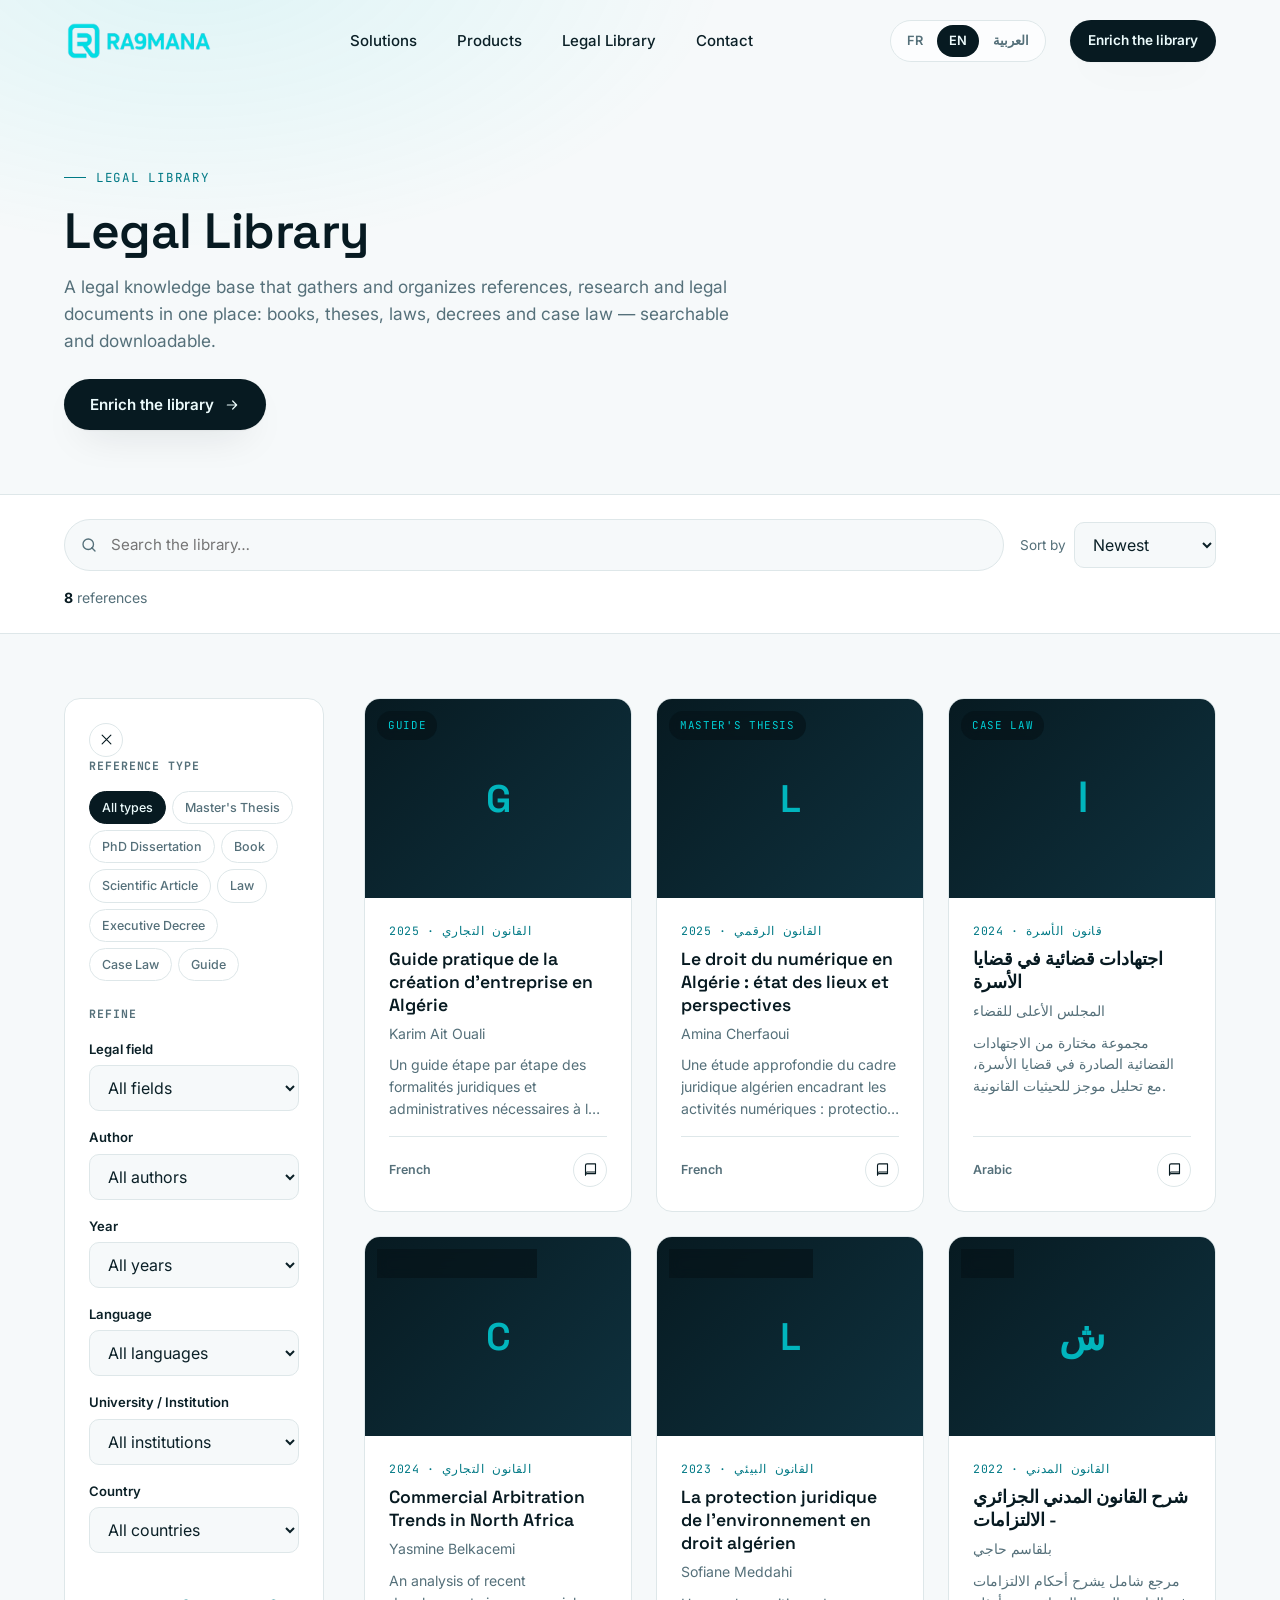
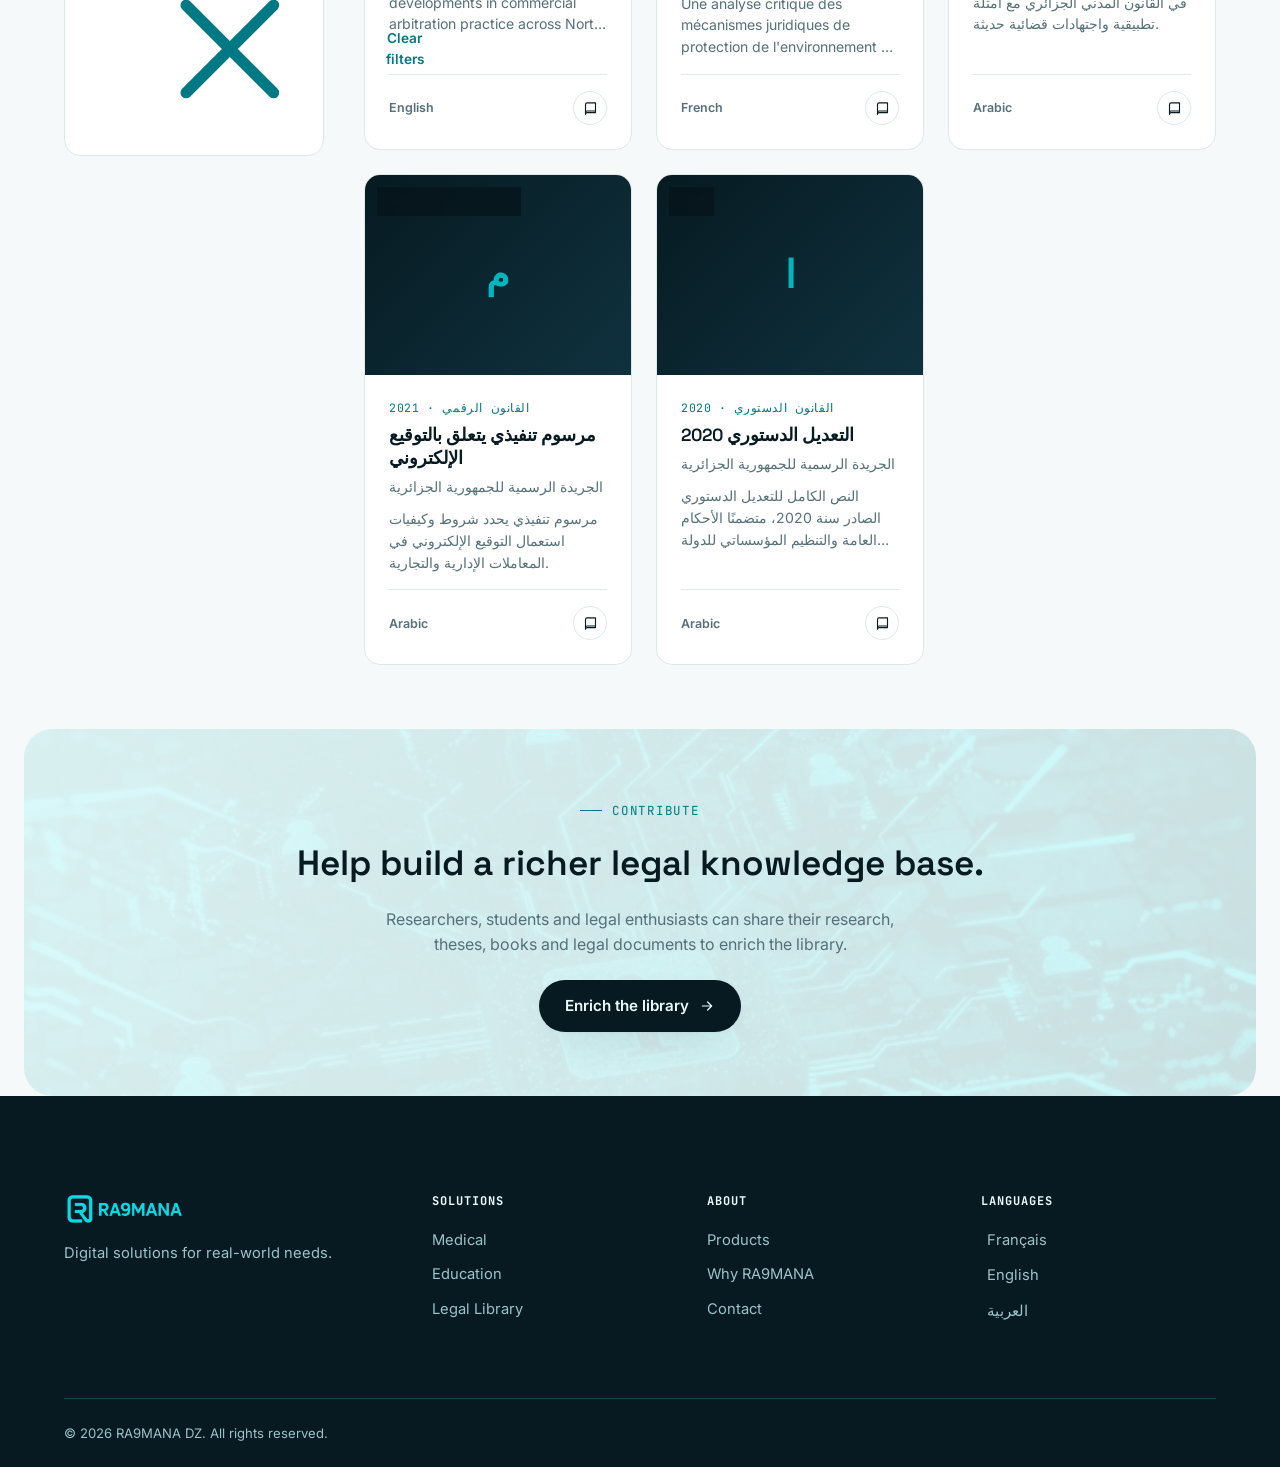
<file: library.html>
<!DOCTYPE html>
<html lang="fr" dir="ltr">
<head>
<meta charset="UTF-8">
<meta name="viewport" content="width=device-width, initial-scale=1.0">
<title data-i18n="library.meta.title">Bibliothèque juridique — RA9MANA DZ</title>
<meta name="description" content="La Bibliothèque juridique RA9MANA DZ : recherches, mémoires, ouvrages, lois et décisions de justice réunis en un seul endroit.">
<meta name="robots" content="index, follow">
<link rel="canonical" href="https://www.ra9mana.dz/library.html">

<meta property="og:type" content="website">
<meta property="og:title" content="Bibliothèque juridique — RA9MANA DZ">
<meta property="og:image" content="assets/brand/logo.png">
<meta property="og:locale" content="fr_FR">
<meta name="twitter:card" content="summary_large_image">

<link rel="icon" type="image/png" href="assets/brand/logo.png">

<link rel="preconnect" href="https://fonts.googleapis.com">
<link rel="preconnect" href="https://fonts.gstatic.com" crossorigin>
<link href="https://fonts.googleapis.com/css2?family=Space+Grotesk:wght@500;600;700&family=Inter:wght@400;500;600;700&family=JetBrains+Mono:wght@500&family=Noto+Sans+Arabic:wght@400;500;600;700&display=swap" rel="stylesheet">

<link rel="stylesheet" href="css/styles.css">
</head>
<body>

<a class="skip-link" href="#main" data-i18n="skip">Aller au contenu</a>

<!-- =========================================================
     HEADER (identical structure to index.html)
========================================================== -->
<header class="site-header" id="site-header">
  <div class="container">
    <a class="brand" href="index.html" aria-label="RA9MANA DZ">
      <img src="assets/brand/logo.png" alt="RA9MANA DZ">
    </a>

    <nav class="nav-links" aria-label="Navigation principale">
      <a href="index.html#solutions" data-i18n="nav.solutions">Solutions</a>
      <a href="index.html#products" data-i18n="nav.produits">Produits</a>
      <a href="library.html" data-i18n="nav.library">Bibliothèque juridique</a>
      <a href="index.html#contact" data-i18n="nav.contact">Contact</a>
    </nav>

    <div class="nav-right">
      <div class="lang-switch" role="group" aria-label="Choix de la langue">
        <button type="button" data-lang-btn="fr" aria-pressed="true">FR</button>
        <button type="button" data-lang-btn="en" aria-pressed="false">EN</button>
        <button type="button" data-lang-btn="ar" aria-pressed="false">العربية</button>
      </div>
      <a class="btn btn-primary btn-sm nav-cta" href="submit.html" data-i18n="library.ctaContribute">Enrichir la bibliothèque</a>
      <button class="nav-toggle" id="nav-toggle" aria-label="Ouvrir le menu" data-i18n-aria="nav.menuOpen" aria-expanded="false" aria-controls="mobile-menu">
        <svg><use href="assets/icons/icons.svg#icon-menu"></use></svg>
      </button>
    </div>
  </div>
</header>

<div class="mobile-menu" id="mobile-menu">
  <div class="mobile-menu-top">
    <img src="assets/brand/logo.png" alt="RA9MANA DZ">
    <button id="mobile-menu-close" aria-label="Fermer le menu" data-i18n-aria="nav.menuClose">
      <svg><use href="assets/icons/icons.svg#icon-close"></use></svg>
    </button>
  </div>
  <nav>
    <a href="index.html#solutions" data-i18n="nav.solutions">Solutions</a>
    <a href="index.html#products" data-i18n="nav.produits">Produits</a>
    <a href="library.html" data-i18n="nav.library">Bibliothèque juridique</a>
    <a href="index.html#contact" data-i18n="nav.contact">Contact</a>
  </nav>
  <div class="mobile-menu-foot">
    <div class="lang-switch" role="group" aria-label="Choix de la langue">
      <button type="button" data-lang-btn="fr" aria-pressed="true">FR</button>
      <button type="button" data-lang-btn="en" aria-pressed="false">EN</button>
      <button type="button" data-lang-btn="ar" aria-pressed="false">العربية</button>
    </div>
    <a class="btn btn-on-dark btn-block" href="submit.html" data-i18n="library.ctaContribute">Enrichir la bibliothèque</a>
  </div>
</div>

<main id="main">

  <section class="page-hero">
    <div class="container">
      <div class="eyebrow" data-i18n="library.eyebrow">Bibliothèque juridique</div>
      <h1 data-i18n="library.title">La Bibliothèque juridique</h1>
      <p class="lead" data-i18n="library.description">Un fonds de connaissance juridique : recherches, mémoires, ouvrages, lois, décrets et décisions de justice, réunis et organisés en un seul endroit.</p>
      <div class="hero-ctas">
        <a class="btn btn-primary" href="submit.html">
          <span data-i18n="library.ctaContribute">Enrichir la bibliothèque</span>
          <svg><use href="assets/icons/icons.svg#icon-arrow"></use></svg>
        </a>
      </div>
    </div>
  </section>

  <div class="library-toolbar">
    <div class="container">
      <div class="library-toolbar-row">
        <div class="library-search">
          <svg><use href="assets/icons/icons.svg#icon-search"></use></svg>
          <input type="search" id="library-search-input" data-i18n-placeholder="library.searchPlaceholder" placeholder="Rechercher dans la bibliothèque…">
        </div>
        <div class="library-sort">
          <label for="library-sort-select" data-i18n="library.sort.label">Trier</label>
          <select id="library-sort-select">
            <option value="newest" data-i18n="library.sort.newest">Plus récent</option>
            <option value="oldest" data-i18n="library.sort.oldest">Plus ancien</option>
            <option value="titleAsc" data-i18n="library.sort.titleAsc">Titre A→Z</option>
            <option value="titleDesc" data-i18n="library.sort.titleDesc">Titre Z→A</option>
          </select>
        </div>
        <button type="button" class="btn btn-ghost btn-sm library-filter-toggle" id="library-filter-toggle">
          <svg><use href="assets/icons/icons.svg#icon-filter"></use></svg>
          <span data-i18n="library.filters.toggle">Filtres</span>
        </button>
      </div>
      <div class="library-results-meta" id="library-results-meta"></div>
    </div>
  </div>

  <section>
    <div class="container">
      <div class="library-body">

        <aside class="library-filters" id="library-filters">
          <div class="library-filters-close">
            <button type="button" class="ref-icon-btn" id="library-filters-close-btn" aria-label="Close">
              <svg><use href="assets/icons/icons.svg#icon-close"></use></svg>
            </button>
          </div>

          <h4 data-i18n="library.filters.type">Type de référence</h4>
          <div class="filter-type-chips" id="filter-type-chips"></div>

          <h4 style="margin-top:var(--space-3)" data-i18n="library.filters.refine">Affiner</h4>
          <div class="filter-field">
            <label for="filter-category" data-i18n="library.filters.category">Domaine juridique</label>
            <select id="filter-category"></select>
          </div>
          <div class="filter-field">
            <label for="filter-author" data-i18n="library.filters.author">Auteur</label>
            <select id="filter-author"></select>
          </div>
          <div class="filter-field">
            <label for="filter-year" data-i18n="library.filters.year">Année</label>
            <select id="filter-year"></select>
          </div>
          <div class="filter-field">
            <label for="filter-language" data-i18n="library.filters.language">Langue</label>
            <select id="filter-language"></select>
          </div>
          <div class="filter-field">
            <label for="filter-university" data-i18n="library.filters.university">Université / Institution</label>
            <select id="filter-university"></select>
          </div>
          <div class="filter-field">
            <label for="filter-country" data-i18n="library.filters.country">Pays</label>
            <select id="filter-country"></select>
          </div>

          <button type="button" class="filter-clear" id="filter-clear">
            <svg><use href="assets/icons/icons.svg#icon-close"></use></svg>
            <span data-i18n="library.filters.clearAll">Réinitialiser les filtres</span>
          </button>
        </aside>

        <div>
          <div class="reference-grid" id="reference-grid">
            <div class="library-state">
              <svg><use href="assets/icons/icons.svg#icon-book"></use></svg>
              <h3 data-i18n="library.loading">Chargement de la bibliothèque…</h3>
            </div>
          </div>
          <div class="load-more-wrap" id="load-more-wrap" style="display:none">
            <button type="button" class="btn btn-ghost" id="load-more-btn">
              <span data-i18n="library.loadMore">Voir plus de références</span>
              <svg><use href="assets/icons/icons.svg#icon-arrow"></use></svg>
            </button>
          </div>
        </div>

      </div>
    </div>
  </section>

  <section>
    <div class="contribute-band reveal">
      <div class="eyebrow" style="justify-content:center" data-i18n="library.contributeSection.eyebrow">Contribuer</div>
      <h2 data-i18n="library.contributeSection.title">Contribuez à un fonds de connaissance juridique plus riche.</h2>
      <p data-i18n="library.contributeSection.desc">Chercheurs, étudiants et passionnés de droit peuvent partager leurs recherches, mémoires, ouvrages et documents juridiques pour enrichir la bibliothèque.</p>
      <a class="btn btn-primary" href="submit.html">
        <span data-i18n="library.ctaContribute">Enrichir la bibliothèque</span>
        <svg><use href="assets/icons/icons.svg#icon-arrow"></use></svg>
      </a>
    </div>
  </section>

</main>

<footer class="site-footer">
  <div class="container">
    <div class="footer-top">
      <div class="footer-brand">
        <img src="assets/brand/logo.png" alt="RA9MANA DZ">
        <p data-i18n="footer.tagline">Solutions digitales pour des besoins réels.</p>
      </div>
      <div class="footer-col">
        <h4 data-i18n="footer.colSolutions">Solutions</h4>
        <ul>
          <li><a href="index.html#solutions" data-i18n="ecosystem.categoryMedical">Médical</a></li>
          <li><a href="index.html#solutions" data-i18n="ecosystem.categoryEducation">Éducation</a></li>
          <li><a href="library.html" data-i18n="nav.library">Bibliothèque juridique</a></li>
        </ul>
      </div>
      <div class="footer-col">
        <h4 data-i18n="footer.colCompany">À propos</h4>
        <ul>
          <li><a href="index.html#products" data-i18n="footer.colProduct">Produits</a></li>
          <li><a href="index.html#why" data-i18n="footer.linkAbout">Pourquoi RA9MANA</a></li>
          <li><a href="index.html#contact" data-i18n="footer.linkContact">Contact</a></li>
        </ul>
      </div>
      <div class="footer-col">
        <h4 data-i18n="footer.colLang">Langues</h4>
        <ul>
          <li><button type="button" data-lang-btn="fr">Français</button></li>
          <li><button type="button" data-lang-btn="en">English</button></li>
          <li><button type="button" data-lang-btn="ar">العربية</button></li>
        </ul>
      </div>
    </div>
    <div class="footer-bottom">
      <span>© <span id="footer-year">2026</span> RA9MANA DZ. <span data-i18n="footer.rights">Tous droits réservés.</span></span>
    </div>
  </div>
</footer>

<div class="toast" id="toast" aria-live="polite"><div class="toast-inner"></div></div>

<div class="ref-modal-backdrop" id="ref-modal-backdrop">
  <div class="ref-modal" id="ref-modal-content" style="position:relative"></div>
</div>

<script src="js/products.js"></script>
<script src="js/locales.js"></script>
<script src="js/i18n.js"></script>
<script src="js/library-types.js"></script>
<script src="js/library-data.js"></script>
<script src="js/library-common.js"></script>
<script src="js/simple-header.js"></script>
<script src="js/library.js"></script>
</body>
</html>
</file>
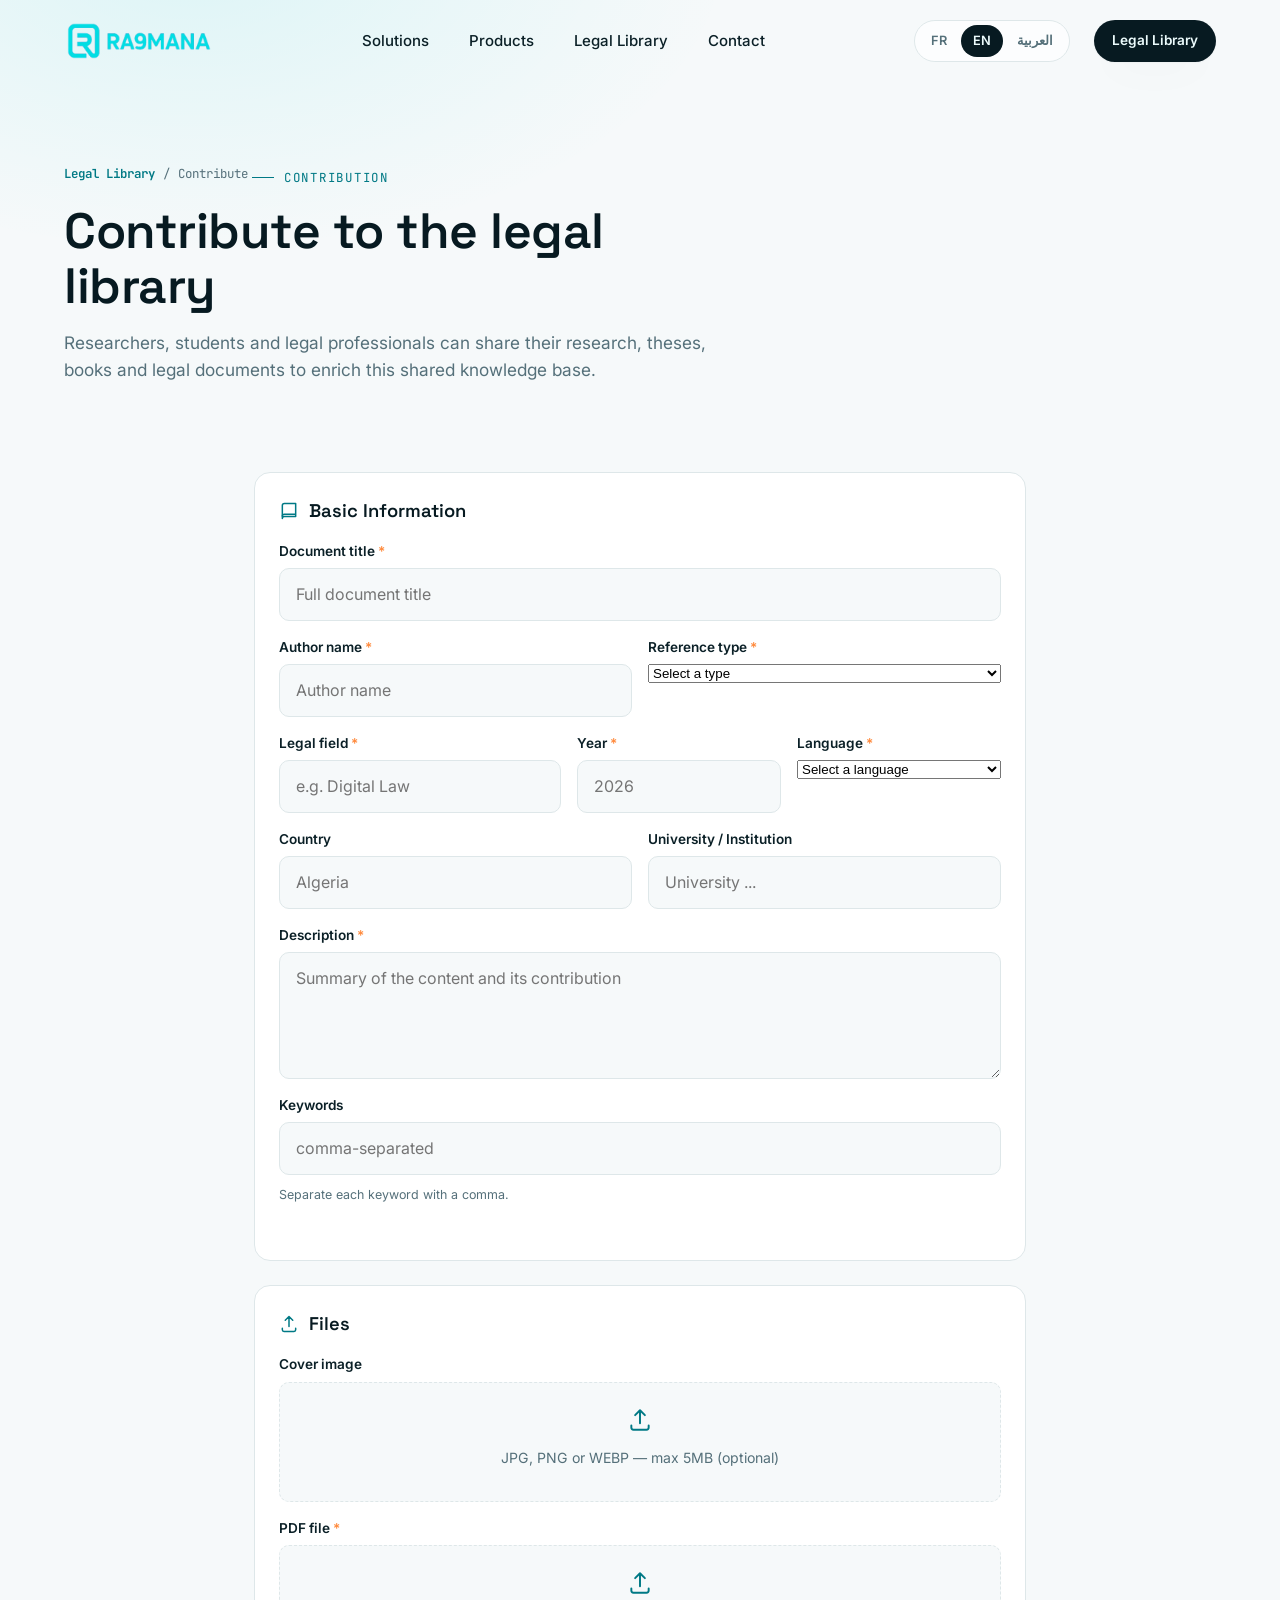
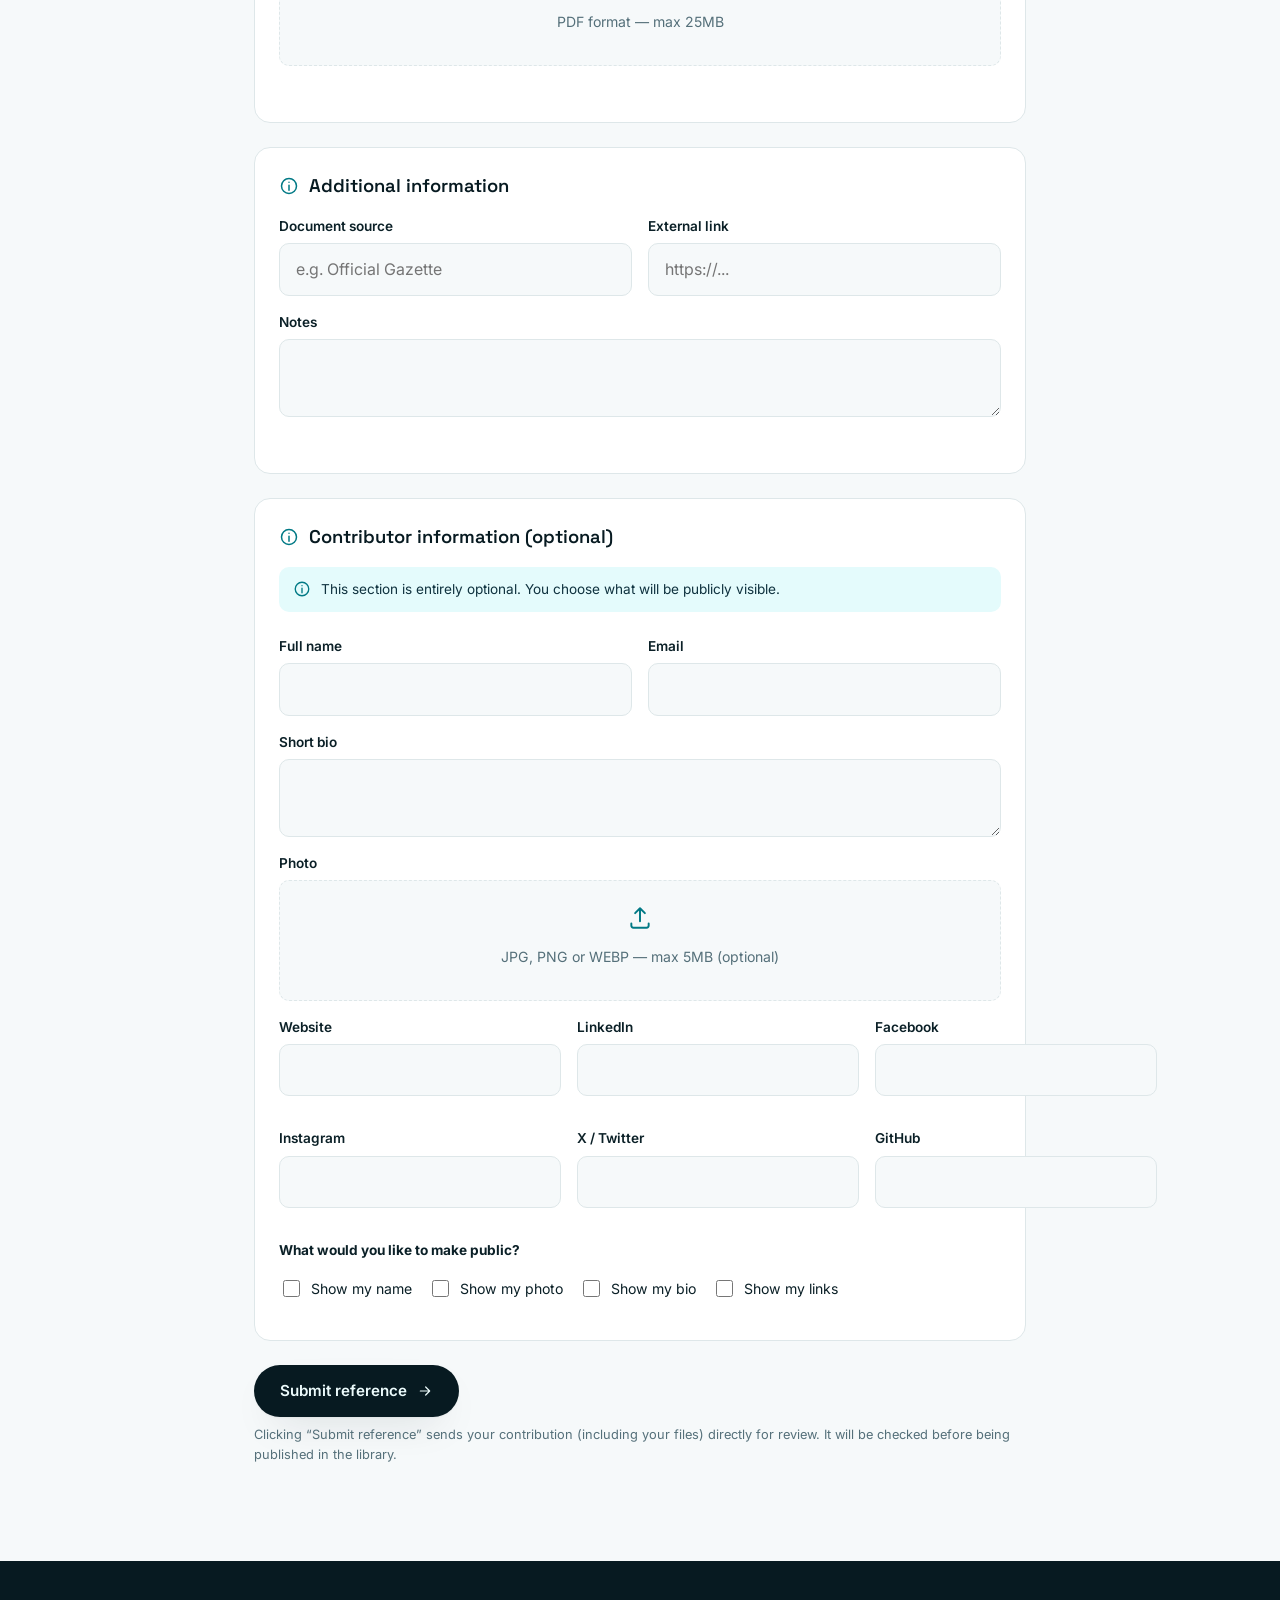
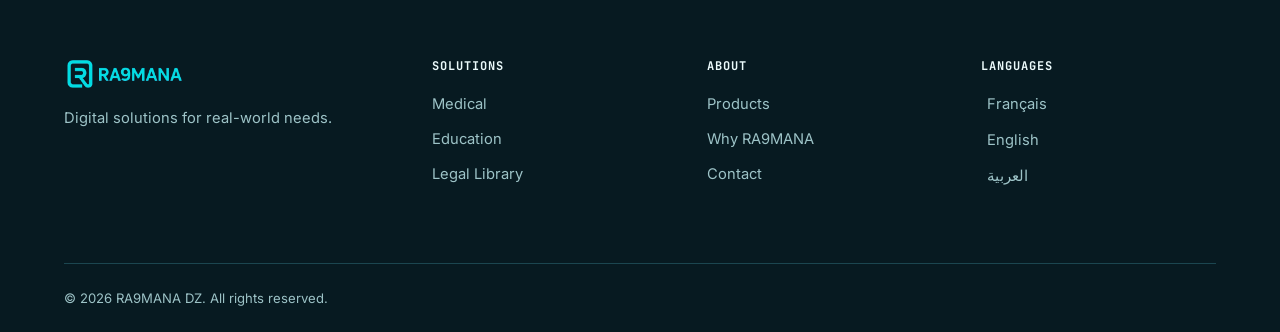
<file: submit.html>
<!DOCTYPE html>
<html lang="fr" dir="ltr">
<head>
<meta charset="UTF-8">
<meta name="viewport" content="width=device-width, initial-scale=1.0">
<title data-i18n="submit.meta.title">Contribuer à la Bibliothèque juridique — RA9MANA DZ</title>
<meta name="description" content="Partagez vos recherches, mémoires et documents juridiques pour enrichir la Bibliothèque juridique RA9MANA DZ.">
<meta name="robots" content="index, follow">
<link rel="canonical" href="https://www.ra9mana.dz/submit.html">

<meta property="og:type" content="website">
<meta property="og:title" content="Contribuer à la Bibliothèque juridique — RA9MANA DZ">
<meta property="og:image" content="assets/brand/logo.png">
<meta property="og:locale" content="fr_FR">
<meta name="twitter:card" content="summary_large_image">

<link rel="icon" type="image/png" href="assets/brand/logo.png">

<link rel="preconnect" href="https://fonts.googleapis.com">
<link rel="preconnect" href="https://fonts.gstatic.com" crossorigin>
<link href="https://fonts.googleapis.com/css2?family=Space+Grotesk:wght@500;600;700&family=Inter:wght@400;500;600;700&family=JetBrains+Mono:wght@500&family=Noto+Sans+Arabic:wght@400;500;600;700&display=swap" rel="stylesheet">

<link rel="stylesheet" href="css/styles.css">
</head>
<body>

<a class="skip-link" href="#main" data-i18n="skip">Aller au contenu</a>

<!-- =========================================================
     HEADER (identical structure to index.html)
========================================================== -->
<header class="site-header" id="site-header">
  <div class="container">
    <a class="brand" href="index.html" aria-label="RA9MANA DZ">
      <img src="assets/brand/logo.png" alt="RA9MANA DZ">
    </a>

    <nav class="nav-links" aria-label="Navigation principale">
      <a href="index.html#solutions" data-i18n="nav.solutions">Solutions</a>
      <a href="index.html#products" data-i18n="nav.produits">Produits</a>
      <a href="library.html" data-i18n="nav.library">Bibliothèque juridique</a>
      <a href="index.html#contact" data-i18n="nav.contact">Contact</a>
    </nav>

    <div class="nav-right">
      <div class="lang-switch" role="group" aria-label="Choix de la langue">
        <button type="button" data-lang-btn="fr" aria-pressed="true">FR</button>
        <button type="button" data-lang-btn="en" aria-pressed="false">EN</button>
        <button type="button" data-lang-btn="ar" aria-pressed="false">العربية</button>
      </div>
      <a class="btn btn-primary btn-sm nav-cta" href="library.html" data-i18n="nav.library">Bibliothèque juridique</a>
      <button class="nav-toggle" id="nav-toggle" aria-label="Ouvrir le menu" data-i18n-aria="nav.menuOpen" aria-expanded="false" aria-controls="mobile-menu">
        <svg><use href="assets/icons/icons.svg#icon-menu"></use></svg>
      </button>
    </div>
  </div>
</header>

<div class="mobile-menu" id="mobile-menu">
  <div class="mobile-menu-top">
    <img src="assets/brand/logo.png" alt="RA9MANA DZ">
    <button id="mobile-menu-close" aria-label="Fermer le menu" data-i18n-aria="nav.menuClose">
      <svg><use href="assets/icons/icons.svg#icon-close"></use></svg>
    </button>
  </div>
  <nav>
    <a href="index.html#solutions" data-i18n="nav.solutions">Solutions</a>
    <a href="index.html#products" data-i18n="nav.produits">Produits</a>
    <a href="library.html" data-i18n="nav.library">Bibliothèque juridique</a>
    <a href="index.html#contact" data-i18n="nav.contact">Contact</a>
  </nav>
  <div class="mobile-menu-foot">
    <div class="lang-switch" role="group" aria-label="Choix de la langue">
      <button type="button" data-lang-btn="fr" aria-pressed="true">FR</button>
      <button type="button" data-lang-btn="en" aria-pressed="false">EN</button>
      <button type="button" data-lang-btn="ar" aria-pressed="false">العربية</button>
    </div>
  </div>
</div>

<main id="main">

  <section class="page-hero">
    <div class="container">
      <div class="page-breadcrumb"><a href="library.html" data-i18n="library.title">Bibliothèque juridique</a><span>/</span><span data-i18n="submit.breadcrumb">Contribuer</span></div>
      <div class="eyebrow" data-i18n="submit.eyebrow">Enrichir la bibliothèque</div>
      <h1 data-i18n="submit.title">Contribuez à la Bibliothèque juridique</h1>
      <p class="lead" data-i18n="submit.subtitle">Chercheurs, étudiants et professionnels du droit peuvent partager leurs recherches, mémoires, ouvrages et documents juridiques pour enrichir ce fonds de connaissance commun.</p>
    </div>
  </section>

  <section style="padding-block: 0 var(--space-6)">
    <div class="container" style="max-width: 820px">

      <div class="form-success" id="form-success">
        <svg><use href="assets/icons/icons.svg#icon-check"></use></svg>
        <div>
          <h4 data-i18n="submit.success.title">Votre contribution a été envoyée</h4>
          <p data-i18n="submit.success.desc">Merci ! Votre référence, avec les fichiers joints, a bien été reçue. Elle sera examinée avant publication dans la bibliothèque.</p>
        </div>
      </div>

      <form id="submit-form" novalidate>

        <div class="form-section">
          <h3><svg><use href="assets/icons/icons.svg#icon-book"></use></svg><span data-i18n="submit.sectionBasicInfo">Informations principales</span></h3>

          <div class="form-field">
            <label for="s-title" class="field-required" data-i18n="submit.fields.titleLabel">Titre du document</label>
            <input id="s-title" name="title" type="text" required data-i18n-placeholder="submit.fields.titlePlaceholder" placeholder="Titre complet du document">
            <span class="field-error"></span>
          </div>

          <div class="form-grid2">
            <div class="form-field">
              <label for="s-author" class="field-required" data-i18n="submit.fields.authorLabel">Auteur</label>
              <input id="s-author" name="author" type="text" required data-i18n-placeholder="submit.fields.authorPlaceholder" placeholder="Nom de l'auteur">
              <span class="field-error"></span>
            </div>
            <div class="form-field">
              <label for="s-type" class="field-required" data-i18n="submit.fields.typeLabel">Type de référence</label>
              <select id="s-type" name="type" required></select>
              <span class="field-error"></span>
            </div>
          </div>

          <div class="form-grid3">
            <div class="form-field">
              <label for="s-category" class="field-required" data-i18n="submit.fields.categoryLabel">Domaine juridique</label>
              <input id="s-category" name="category" type="text" required data-i18n-placeholder="submit.fields.categoryPlaceholder" placeholder="Ex. Droit numérique">
              <span class="field-error"></span>
            </div>
            <div class="form-field">
              <label for="s-year" class="field-required" data-i18n="submit.fields.yearLabel">Année</label>
              <input id="s-year" name="year" type="number" min="1900" max="2100" required placeholder="2026">
              <span class="field-error"></span>
            </div>
            <div class="form-field">
              <label for="s-language" class="field-required" data-i18n="submit.fields.languageLabel">Langue</label>
              <select id="s-language" name="language" required></select>
              <span class="field-error"></span>
            </div>
          </div>

          <div class="form-grid2">
            <div class="form-field">
              <label for="s-country" data-i18n="submit.fields.countryLabel">Pays</label>
              <input id="s-country" name="country" type="text" data-i18n-placeholder="submit.fields.countryPlaceholder" placeholder="Algérie">
            </div>
            <div class="form-field">
              <label for="s-university" data-i18n="submit.fields.universityLabel">Université / Institution</label>
              <input id="s-university" name="university" type="text" data-i18n-placeholder="submit.fields.universityPlaceholder" placeholder="Université ...">
            </div>
          </div>

          <div class="form-field">
            <label for="s-description" class="field-required" data-i18n="submit.fields.descriptionLabel">Description</label>
            <textarea id="s-description" name="description" rows="4" required data-i18n-placeholder="submit.fields.descriptionPlaceholder" placeholder="Résumé du contenu et de son apport"></textarea>
            <span class="field-error"></span>
          </div>

          <div class="form-field">
            <label for="s-keywords" data-i18n="submit.fields.keywordsLabel">Mots-clés</label>
            <input id="s-keywords" name="keywords" type="text" data-i18n-placeholder="submit.fields.keywordsPlaceholder" placeholder="séparés par des virgules">
            <span class="field-hint" data-i18n="submit.fields.keywordsHint">Séparez chaque mot-clé par une virgule.</span>
          </div>
        </div>

        <div class="form-section">
          <h3><svg><use href="assets/icons/icons.svg#icon-upload"></use></svg><span data-i18n="submit.sectionFiles">Fichiers</span></h3>

          <div class="form-field" id="field-cover">
            <label data-i18n="submit.fields.coverLabel">Image de couverture</label>
            <div class="dropzone" id="cover-dropzone" tabindex="0">
              <img class="dropzone-preview" id="cover-preview" style="display:none">
              <svg><use href="assets/icons/icons.svg#icon-upload"></use></svg>
              <p data-i18n="submit.fields.coverHint">Cliquez ou glissez une image (JPG, PNG, WebP — 5 Mo max)</p>
              <div class="dropzone-filename" id="cover-filename"></div>
              <input type="file" id="cover-input" accept="image/jpeg,image/png,image/webp">
            </div>
            <span class="field-error"></span>
          </div>

          <div class="form-field" id="field-pdf">
            <label class="field-required" data-i18n="submit.fields.pdfLabel">Fichier PDF</label>
            <div class="dropzone" id="pdf-dropzone" tabindex="0">
              <svg><use href="assets/icons/icons.svg#icon-upload"></use></svg>
              <p data-i18n="submit.fields.pdfHint">Cliquez ou glissez un fichier PDF (25 Mo max)</p>
              <div class="dropzone-filename" id="pdf-filename"></div>
              <input type="file" id="pdf-input" accept="application/pdf,.pdf">
            </div>
            <span class="field-error"></span>
          </div>
        </div>

        <div class="form-section">
          <h3><svg><use href="assets/icons/icons.svg#icon-info"></use></svg><span data-i18n="submit.sectionAdditional">Informations complémentaires</span></h3>
          <div class="form-grid2">
            <div class="form-field">
              <label for="s-source" data-i18n="submit.fields.sourceLabel">Source du document</label>
              <input id="s-source" name="source" type="text" data-i18n-placeholder="submit.fields.sourcePlaceholder" placeholder="Ex. Journal officiel">
            </div>
            <div class="form-field">
              <label for="s-external" data-i18n="submit.fields.externalLinkLabel">Lien externe</label>
              <input id="s-external" name="externalLink" type="url" data-i18n-placeholder="submit.fields.externalLinkPlaceholder" placeholder="https://...">
            </div>
          </div>
          <div class="form-field">
            <label for="s-notes" data-i18n="submit.fields.notesLabel">Remarques</label>
            <textarea id="s-notes" name="notes" rows="2"></textarea>
          </div>
        </div>

        <div class="form-section">
          <h3><svg><use href="assets/icons/icons.svg#icon-info"></use></svg><span data-i18n="submit.sectionContributor">Informations sur le contributeur</span></h3>
          <div class="optional-note">
            <svg><use href="assets/icons/icons.svg#icon-info"></use></svg>
            <span data-i18n="submit.contributor.optionalNote">Cette section est entièrement facultative. Vous choisissez ce qui sera visible publiquement.</span>
          </div>

          <div class="form-grid2">
            <div class="form-field">
              <label for="s-c-name" data-i18n="submit.contributor.nameLabel">Nom complet</label>
              <input id="s-c-name" name="contributorName" type="text">
            </div>
            <div class="form-field">
              <label for="s-c-email" data-i18n="submit.contributor.emailLabel">E-mail</label>
              <input id="s-c-email" name="contributorEmail" type="email">
            </div>
          </div>
          <div class="form-field">
            <label for="s-c-bio" data-i18n="submit.contributor.bioLabel">Courte biographie</label>
            <textarea id="s-c-bio" name="contributorBio" rows="2"></textarea>
          </div>

          <div class="form-field" id="field-contributor-photo">
            <label data-i18n="submit.contributor.photoLabel">Photo</label>
            <div class="dropzone" id="photo-dropzone" tabindex="0">
              <img class="dropzone-preview" id="photo-preview" style="display:none">
              <svg><use href="assets/icons/icons.svg#icon-upload"></use></svg>
              <p data-i18n="submit.fields.coverHint">Cliquez ou glissez une image (JPG, PNG, WebP — 5 Mo max)</p>
              <div class="dropzone-filename" id="photo-filename"></div>
              <input type="file" id="photo-input" accept="image/jpeg,image/png,image/webp">
            </div>
            <span class="field-error"></span>
          </div>

          <div class="form-grid3">
            <div class="form-field">
              <label for="s-c-website" data-i18n="submit.contributor.websiteLabel">Site web</label>
              <input id="s-c-website" name="linkWebsite" type="url">
            </div>
            <div class="form-field">
              <label for="s-c-linkedin" data-i18n="submit.contributor.linkedinLabel">LinkedIn</label>
              <input id="s-c-linkedin" name="linkLinkedin" type="url">
            </div>
            <div class="form-field">
              <label for="s-c-facebook" data-i18n="submit.contributor.facebookLabel">Facebook</label>
              <input id="s-c-facebook" name="linkFacebook" type="url">
            </div>
            <div class="form-field">
              <label for="s-c-instagram" data-i18n="submit.contributor.instagramLabel">Instagram</label>
              <input id="s-c-instagram" name="linkInstagram" type="url">
            </div>
            <div class="form-field">
              <label for="s-c-x" data-i18n="submit.contributor.xLabel">X / Twitter</label>
              <input id="s-c-x" name="linkX" type="url">
            </div>
            <div class="form-field">
              <label for="s-c-github" data-i18n="submit.contributor.githubLabel">GitHub</label>
              <input id="s-c-github" name="linkGithub" type="url">
            </div>
          </div>

          <h4 style="font-size:0.85rem; margin: var(--space-2) 0 8px; color: var(--c-text)" data-i18n="submit.contributor.visibilityTitle">Que souhaitez-vous rendre public ?</h4>
          <div class="visibility-options">
            <label class="check-field"><input type="checkbox" name="showName"><span data-i18n="submit.contributor.showName">Afficher mon nom</span></label>
            <label class="check-field"><input type="checkbox" name="showPhoto"><span data-i18n="submit.contributor.showPhoto">Afficher ma photo</span></label>
            <label class="check-field"><input type="checkbox" name="showBio"><span data-i18n="submit.contributor.showBio">Afficher ma biographie</span></label>
            <label class="check-field"><input type="checkbox" name="showLinks"><span data-i18n="submit.contributor.showLinks">Afficher mes liens</span></label>
          </div>
        </div>

        <div class="form-actions">
          <button class="btn btn-primary" type="submit">
            <span data-i18n="submit.submitBtn">Préparer ma contribution</span>
            <svg><use href="assets/icons/icons.svg#icon-arrow"></use></svg>
          </button>
        </div>
        <p class="form-note" data-i18n="submit.packageInstructions">En cliquant sur « Envoyer la référence », votre contribution (y compris vos fichiers) est envoyée directement pour vérification. Elle sera examinée avant publication dans la bibliothèque.</p>
      </form>
    </div>
  </section>

</main>

<footer class="site-footer">
  <div class="container">
    <div class="footer-top">
      <div class="footer-brand">
        <img src="assets/brand/logo.png" alt="RA9MANA DZ">
        <p data-i18n="footer.tagline">Solutions digitales pour des besoins réels.</p>
      </div>
      <div class="footer-col">
        <h4 data-i18n="footer.colSolutions">Solutions</h4>
        <ul>
          <li><a href="index.html#solutions" data-i18n="ecosystem.categoryMedical">Médical</a></li>
          <li><a href="index.html#solutions" data-i18n="ecosystem.categoryEducation">Éducation</a></li>
          <li><a href="library.html" data-i18n="nav.library">Bibliothèque juridique</a></li>
        </ul>
      </div>
      <div class="footer-col">
        <h4 data-i18n="footer.colCompany">À propos</h4>
        <ul>
          <li><a href="index.html#products" data-i18n="footer.colProduct">Produits</a></li>
          <li><a href="index.html#why" data-i18n="footer.linkAbout">Pourquoi RA9MANA</a></li>
          <li><a href="index.html#contact" data-i18n="footer.linkContact">Contact</a></li>
        </ul>
      </div>
      <div class="footer-col">
        <h4 data-i18n="footer.colLang">Langues</h4>
        <ul>
          <li><button type="button" data-lang-btn="fr">Français</button></li>
          <li><button type="button" data-lang-btn="en">English</button></li>
          <li><button type="button" data-lang-btn="ar">العربية</button></li>
        </ul>
      </div>
    </div>
    <div class="footer-bottom">
      <span>© <span id="footer-year">2026</span> RA9MANA DZ. <span data-i18n="footer.rights">Tous droits réservés.</span></span>
    </div>
  </div>
</footer>

<div class="toast" id="toast" aria-live="polite"><div class="toast-inner"></div></div>

<script src="js/products.js"></script>
<script src="js/locales.js"></script>
<script src="js/i18n.js"></script>
<script src="js/library-types.js"></script>
<script src="js/library-data.js"></script>
<script src="js/library-common.js"></script>
<script src="js/reference-form.js"></script>
<script src="js/simple-header.js"></script>
<script src="js/submit.js"></script>
</body>
</html>
</file>
<file: css/styles.css>
/* ==========================================================================
   RA9MANA DZ — Design tokens
   ========================================================================== */
:root{
  /* Color */
  --c-brand:            #00CFD6;
  --c-brand-strong:     #007985;
  --c-brand-soft:       #E4FBFC;
  --c-ink:              #071A21;
  --c-ink-soft:         #0F323F;
  --c-surface:          #F6F9FA;
  --c-surface-raised:   #FFFFFF;
  --c-text:             #0B2027;
  --c-text-muted:       #55707A;
  --c-line:             #DEE7E9;
  --c-accent:           #FF8A3D;
  --c-accent-soft:      #FFE9D9;

  --on-dark-text:       #ECFBFC;
  --on-dark-muted:      #9DC3C7;
  --on-dark-line:       #1B4650;

  /* Type */
  --font-display: 'Space Grotesk', 'Segoe UI', sans-serif;
  --font-body: 'Inter', 'Segoe UI', sans-serif;
  --font-mono: 'JetBrains Mono', 'Courier New', monospace;
  --font-arabic: 'Noto Sans Arabic', 'Segoe UI', sans-serif;

  /* Layout */
  --container: 1200px;
  --radius-s: 10px;
  --radius-m: 16px;
  --radius-l: 28px;
  --space-1: 8px;
  --space-2: 16px;
  --space-3: 24px;
  --space-4: 40px;
  --space-5: 64px;
  --space-6: 96px;
  --space-7: 140px;

  --shadow-card: 0 1px 2px rgba(7,26,33,0.04), 0 16px 40px -20px rgba(7,26,33,0.28);
  --shadow-pop:  0 24px 60px -20px rgba(7,26,33,0.35);
  --ease: cubic-bezier(.22,.68,0,1);
}

html[lang="ar"]{
  --font-display: 'Noto Sans Arabic', 'Segoe UI', sans-serif;
  --font-body: 'Noto Sans Arabic', 'Segoe UI', sans-serif;
}

/* ==========================================================================
   Reset & base
   ========================================================================== */
*, *::before, *::after{ box-sizing: border-box; }
html{ scroll-behavior: smooth; }
body{
  margin: 0;
  font-family: var(--font-body);
  color: var(--c-text);
  background: var(--c-surface);
  -webkit-font-smoothing: antialiased;
  line-height: 1.55;
}
img{ max-width: 100%; display: block; }
a{ color: inherit; text-decoration: none; }
ul{ margin: 0; padding: 0; list-style: none; }
h1,h2,h3,h4,p{ margin: 0; }
button{ font: inherit; color: inherit; background: none; border: 0; cursor: pointer; }
input, textarea{ font: inherit; }
section{ position: relative; }

.container{
  width: 100%;
  max-width: var(--container);
  margin-inline: auto;
  padding-inline: var(--space-3);
}

:focus-visible{
  outline: 2.5px solid var(--c-accent);
  outline-offset: 3px;
  border-radius: 4px;
}

.skip-link{
  position: absolute;
  inset-inline-start: -999px;
  top: 0;
  background: var(--c-ink);
  color: var(--on-dark-text);
  padding: 12px 20px;
  z-index: 999;
  border-radius: 0 0 8px 0;
}
.skip-link:focus{ inset-inline-start: 0; }

@media (prefers-reduced-motion: reduce){
  *, *::before, *::after{
    animation-duration: 0.001ms !important;
    animation-iteration-count: 1 !important;
    transition-duration: 0.001ms !important;
    scroll-behavior: auto !important;
  }
}

/* Reveal-on-scroll */
.reveal{ opacity: 0; transform: translateY(18px); transition: opacity .7s var(--ease), transform .7s var(--ease); }
.reveal.is-visible{ opacity: 1; transform: none; }
.reveal-stagger > *{ transition-delay: calc(var(--i,0) * 70ms); }

/* ==========================================================================
   Type
   ========================================================================== */
.eyebrow{
  font-family: var(--font-mono);
  font-size: 0.78rem;
  letter-spacing: 0.14em;
  text-transform: uppercase;
  color: var(--c-brand-strong);
  display: inline-flex;
  align-items: center;
  gap: 10px;
  margin-bottom: var(--space-2);
}
.eyebrow::before{
  content: "";
  width: 22px; height: 1.5px;
  background: currentColor;
}
html[dir="rtl"] .eyebrow::before{ order: 2; }

.section-head{
  max-width: 680px;
  margin-bottom: var(--space-5);
}
.section-head h2{
  font-family: var(--font-display);
  font-size: clamp(1.9rem, 3.2vw, 2.7rem);
  line-height: 1.15;
  font-weight: 600;
  letter-spacing: -0.01em;
  color: var(--c-ink);
}
.section-head p{
  margin-top: var(--space-2);
  color: var(--c-text-muted);
  font-size: 1.05rem;
  max-width: 56ch;
}
.section-head.on-dark h2{ color: var(--on-dark-text); }
.section-head.on-dark p{ color: var(--on-dark-muted); }
.section-head.center{ margin-inline: auto; text-align: center; }

/* ==========================================================================
   Buttons
   ========================================================================== */
.btn{
  display: inline-flex;
  align-items: center;
  gap: 10px;
  padding: 14px 26px;
  border-radius: 100px;
  font-weight: 600;
  font-size: 0.95rem;
  transition: transform .25s var(--ease), box-shadow .25s var(--ease), background .25s var(--ease), color .25s var(--ease);
  white-space: nowrap;
}
.btn svg{ width: 16px; height: 16px; transition: transform .25s var(--ease); }
html[dir="rtl"] .btn svg{ transform: scaleX(-1); }
.btn:hover svg{ transform: translateX(3px); }
html[dir="rtl"] .btn:hover svg{ transform: scaleX(-1) translateX(3px); }

.btn-primary{
  background: var(--c-ink);
  color: var(--on-dark-text);
  box-shadow: var(--shadow-card);
}
.btn-primary:hover{ background: var(--c-brand-strong); color: #012024; transform: translateY(-2px); }

.btn-ghost{
  color: var(--c-ink);
  border: 1.5px solid var(--c-line);
  background: rgba(255,255,255,0.6);
}
.btn-ghost:hover{ border-color: var(--c-brand-strong); color: var(--c-brand-strong); }

.btn-on-dark{ border: 1.5px solid var(--on-dark-line); color: var(--on-dark-text); }
.btn-on-dark:hover{ border-color: var(--c-brand); color: var(--c-brand); }

.btn-sm{ padding: 10px 18px; font-size: 0.85rem; }

.btn-block{ width: 100%; justify-content: center; }

/* ==========================================================================
   Header / Nav
   ========================================================================== */
.site-header{
  position: fixed;
  inset-inline: 0;
  top: 0;
  z-index: 200;
  padding-block: 20px;
  transition: padding .35s var(--ease), background .35s var(--ease), box-shadow .35s var(--ease);
}
.site-header .container{ display: flex; align-items: center; justify-content: space-between; gap: var(--space-3); }

.site-header.is-scrolled{
  padding-block: 12px;
  background: rgba(246,249,250,0.85);
  backdrop-filter: blur(14px) saturate(160%);
  box-shadow: 0 1px 0 var(--c-line);
}

.brand{ display: flex; align-items: center; gap: 10px; }
.brand img{ height: 42px; width: auto; }

.nav-links{ display: flex; align-items: center; gap: var(--space-4); }
.nav-links a{
  font-size: 0.94rem;
  font-weight: 500;
  color: var(--c-text);
  position: relative;
  padding-block: 4px;
}
.nav-links a::after{
  content: "";
  position: absolute;
  inset-inline: 0;
  bottom: 0;
  height: 2px;
  background: var(--c-brand-strong);
  transform: scaleX(0);
  transform-origin: left;
  transition: transform .3s var(--ease);
}
html[dir="rtl"] .nav-links a::after{ transform-origin: right; }
.nav-links a:hover::after{ transform: scaleX(1); }

.nav-right{ display: flex; align-items: center; gap: var(--space-3); }

.lang-switch{
  display: flex;
  align-items: center;
  gap: 2px;
  border: 1.5px solid var(--c-line);
  border-radius: 100px;
  padding: 4px;
  background: rgba(255,255,255,0.7);
}
.lang-switch button{
  padding: 6px 12px;
  border-radius: 100px;
  font-size: 0.8rem;
  font-weight: 600;
  color: var(--c-text-muted);
  transition: background .25s var(--ease), color .25s var(--ease);
}
.lang-switch button[aria-pressed="true"]{
  background: var(--c-ink);
  color: var(--on-dark-text);
}

.nav-toggle{ display: none; padding: 8px; }
.nav-toggle svg{ width: 24px; height: 24px; }

/* Compact desktop tier: keep the full nav visible longer, but drop the
   secondary navbar CTA and tighten spacing so nothing overlaps or
   overflows on laptop/tablet-landscape widths (this range is where a
   fixed-size navbar most commonly breaks). */
@media (max-width: 1180px){
  .nav-links{ gap: 22px; }
  .nav-links a{ font-size: 0.88rem; }
  .nav-right{ gap: var(--space-2); }
  .lang-switch button{ padding: 6px 9px; font-size: 0.76rem; }
  .nav-cta{ display: none; }
}

@media (max-width: 900px){
  .nav-links{ display: none; }
  .nav-toggle{ display: inline-flex; }
}

/* Mobile menu */
.mobile-menu{
  position: fixed;
  inset: 0;
  z-index: 300;
  background: var(--c-ink);
  color: var(--on-dark-text);
  display: flex;
  flex-direction: column;
  padding: var(--space-3);
  transform: translateY(-100%);
  transition: transform .4s var(--ease);
}
.mobile-menu.is-open{ transform: translateY(0); }
.mobile-menu-top{ display: flex; align-items: center; justify-content: space-between; }
.mobile-menu-top img{ height: 34px; }
.mobile-menu-top button{ padding: 8px; }
.mobile-menu-top button svg{ width: 24px; height: 24px; }
.mobile-menu nav{ display: flex; flex-direction: column; gap: var(--space-2); margin-top: var(--space-5); }
.mobile-menu nav a{ font-family: var(--font-display); font-size: 1.7rem; font-weight: 600; }
.mobile-menu-foot{ margin-top: auto; display: flex; flex-direction: column; gap: var(--space-3); }

/* ==========================================================================
   Hero
   ========================================================================== */
.hero{
  padding-block: calc(var(--space-7) + 20px) var(--space-6);
  background:
    radial-gradient(900px 500px at 15% -10%, rgba(0,207,214,0.10), transparent 60%),
    var(--c-surface);
  overflow: clip;
}
.hero .container{
  display: grid;
  grid-template-columns: 1.05fr 0.95fr;
  gap: var(--space-5);
  align-items: center;
}
.hero-title{
  font-family: var(--font-display);
  font-size: clamp(2.4rem, 4.6vw, 3.7rem);
  line-height: 1.08;
  font-weight: 600;
  letter-spacing: -0.015em;
  color: var(--c-ink);
  margin-bottom: var(--space-3);
}
.hero-desc{
  font-size: 1.15rem;
  color: var(--c-text-muted);
  max-width: 46ch;
  margin-bottom: var(--space-4);
}
.hero-ctas{ display: flex; gap: var(--space-2); flex-wrap: wrap; margin-bottom: var(--space-5); }
.hero-stats{ display: flex; gap: var(--space-5); flex-wrap: wrap; }
.hero-stat b{ display: block; font-family: var(--font-display); font-size: 1.7rem; color: var(--c-ink); }
.hero-stat span{ font-size: 0.85rem; color: var(--c-text-muted); }

.hero-visual{ position: relative; height: 480px; }
.hero-glow{
  position: absolute;
  width: 340px; height: 340px;
  border-radius: 50%;
  background: radial-gradient(circle, rgba(0,207,214,0.28), transparent 70%);
  top: 50%; inset-inline-start: 50%;
  transform: translate(-50%,-50%);
  filter: blur(10px);
  z-index: 0;
}
.hero-card{
  position: relative;
  z-index: 1;
  width: 100%;
  height: 100%;
  border-radius: var(--radius-l);
  overflow: hidden;
  box-shadow: var(--shadow-pop);
  border: 1px solid rgba(255,255,255,0.5);
}
.hero-card img{ width: 100%; height: 100%; object-fit: cover; }
.hero-card-fade{
  position: absolute; inset: 0;
  background: linear-gradient(180deg, transparent 55%, rgba(7,26,33,0.55) 100%);
}
.hero-node{
  position: absolute;
  z-index: 2;
  width: 62px; height: 62px;
  border-radius: 18px;
  background: var(--c-surface-raised);
  box-shadow: var(--shadow-card);
  display: grid; place-items: center;
  color: var(--c-brand-strong);
  animation: float 6s ease-in-out infinite;
}
.hero-node svg{ width: 26px; height: 26px; }
.hero-node.n1{ top: -6%; inset-inline-start: 6%; animation-delay: 0s; }
.hero-node.n2{ top: -6%; inset-inline-end: 6%; animation-delay: 1.2s; }
.hero-node.n3{ bottom: -6%; inset-inline-start: 10%; animation-delay: 2.1s; }
.hero-node.n4{ bottom: -6%; inset-inline-end: 12%; animation-delay: 3s; }

@keyframes float{
  0%, 100%{ transform: translateY(0); }
  50%{ transform: translateY(-10px); }
}
@media (prefers-reduced-motion: reduce){ .hero-node{ animation: none; } }

@media (max-width: 900px){
  .hero .container{ grid-template-columns: 1fr; }
  .hero-visual{ height: 300px; order: -1; margin-bottom: var(--space-4); }
  .hero-node{ width: 50px; height: 50px; }
  .hero-node svg{ width: 20px; height: 20px; }
}

@media (max-width: 420px){
  .hero-visual{ height: 240px; }
}

/* Logos / label strip */
.strip{
  padding-block: var(--space-3);
  border-block: 1px solid var(--c-line);
}
.strip .container{ display: flex; align-items: center; gap: var(--space-4); flex-wrap: wrap; justify-content: space-between; }
.strip-label{ font-family: var(--font-mono); font-size: .78rem; letter-spacing: .1em; text-transform: uppercase; color: var(--c-text-muted); }
.strip-chips{ display: flex; gap: var(--space-3); flex-wrap: wrap; }
.strip-chip{ display: flex; align-items: center; gap: 8px; color: var(--c-text-muted); font-size: 0.92rem; font-weight: 500; }
.strip-chip svg{ width: 18px; height: 18px; color: var(--c-brand-strong); }

/* ==========================================================================
   Ecosystem section + signature connector diagram
   ========================================================================== */
.ecosystem{ padding-block: var(--space-6); }
.connector{ position: relative; margin-bottom: var(--space-5); }
.connector svg{ width: 100%; height: auto; display: block; }
.connector-grid{
  display: grid;
  grid-template-columns: repeat(4, 1fr);
  gap: var(--space-3);
  margin-top: calc(var(--space-4) * -1);
}
.eco-card{
  position: relative;
  background: var(--c-surface-raised);
  border: 1px solid var(--c-line);
  border-radius: var(--radius-m);
  padding: var(--space-3);
  transition: transform .3s var(--ease), box-shadow .3s var(--ease), border-color .3s var(--ease);
}
.eco-card:hover{ transform: translateY(-6px); box-shadow: var(--shadow-card); border-color: transparent; }
.eco-icon{
  width: 52px; height: 52px;
  border-radius: 14px;
  background: var(--c-brand-soft);
  color: var(--c-brand-strong);
  display: grid; place-items: center;
  margin-bottom: var(--space-2);
}
.eco-icon svg{ width: 24px; height: 24px; }
.eco-card h3{ font-family: var(--font-display); font-size: 1.15rem; font-weight: 600; margin-bottom: 6px; color: var(--c-ink); }
.eco-card p{ color: var(--c-text-muted); font-size: 0.92rem; margin-bottom: var(--space-2); }
.eco-link{ display: inline-flex; align-items: center; gap: 6px; font-weight: 600; font-size: 0.88rem; color: var(--c-brand-strong); }
.eco-link svg{ width: 14px; height: 14px; }
html[dir="rtl"] .eco-link svg{ transform: scaleX(-1); }

@media (max-width: 900px){
  .connector-grid{ grid-template-columns: repeat(2, 1fr); }
  .connector{ display: none; }
}

/* ==========================================================================
   Product cards
   ========================================================================== */
.products{ padding-block: var(--space-6); background: var(--c-surface-raised); }
.product-grid{ display: grid; grid-template-columns: repeat(2, 1fr); gap: var(--space-3); }
.product-card{
  border-radius: var(--radius-l);
  overflow: hidden;
  background: var(--c-ink);
  border: 1px solid var(--on-dark-line);
  display: flex;
  flex-direction: column;
  transition: transform .35s var(--ease), box-shadow .35s var(--ease);
}
.product-card:hover{ transform: translateY(-8px); box-shadow: var(--shadow-pop); }
.product-media{ aspect-ratio: 3 / 2; overflow: hidden; position: relative; }
.product-media img{ width: 100%; height: 100%; object-fit: cover; transition: transform .6s var(--ease); }
.product-card:hover .product-media img{ transform: scale(1.05); }
.product-badge{
  position: absolute; top: 16px; inset-inline-start: 16px;
  font-family: var(--font-mono); font-size: 0.7rem; letter-spacing: .08em; text-transform: uppercase;
  background: rgba(6,20,26,0.65); color: var(--c-brand);
  padding: 6px 12px; border-radius: 100px; backdrop-filter: blur(6px);
}
.product-badge.soon{ color: var(--c-accent); }
.product-body{ padding: var(--space-3) var(--space-3) var(--space-4); flex: 1; display: flex; flex-direction: column; }
.product-cat{ font-family: var(--font-mono); font-size: 0.72rem; letter-spacing: .1em; text-transform: uppercase; color: var(--c-brand); margin-bottom: 8px; }
.product-body h3{ font-family: var(--font-display); font-size: 1.4rem; font-weight: 600; color: var(--on-dark-text); margin-bottom: 10px; }
.product-body p{ color: var(--on-dark-muted); font-size: 0.95rem; margin-bottom: var(--space-2); }
.product-benefit{
  display: flex; gap: 10px; align-items: flex-start;
  padding: 12px 14px;
  border: 1px solid var(--on-dark-line);
  border-radius: var(--radius-s);
  margin-bottom: var(--space-3);
  font-size: 0.85rem;
  color: var(--on-dark-text);
}
.product-benefit svg{ width: 16px; height: 16px; flex-shrink: 0; margin-top: 2px; color: var(--c-brand); }
.product-benefit b{ display: block; font-size: 0.7rem; text-transform: uppercase; letter-spacing: .08em; color: var(--on-dark-muted); margin-bottom: 3px; font-weight: 600; }
.product-foot{ margin-top: auto; display: flex; align-items: center; justify-content: space-between; }

@media (max-width: 780px){ .product-grid{ grid-template-columns: 1fr; } }

/* ==========================================================================
   Why RA9MANA
   ========================================================================== */
.why{
  padding-block: var(--space-6);
  background:
    linear-gradient(180deg, rgba(6,20,26,0.86), rgba(6,20,26,0.93)),
    url("../assets/images/treated/why-duotone.jpg") center/cover no-repeat;
  color: var(--on-dark-text);
}
.pillars{ display: grid; grid-template-columns: repeat(4, 1fr); gap: var(--space-3); counter-reset: pillar; }
.pillar{ border-inline-start: 2px solid var(--on-dark-line); padding-inline-start: var(--space-2); }
html[dir="rtl"] .pillar{ border-inline-start: none; border-inline-end: 2px solid var(--on-dark-line); padding-inline-end: var(--space-2); padding-inline-start: 0; }
.pillar-num{ font-family: var(--font-mono); color: var(--c-brand); font-size: 0.85rem; margin-bottom: var(--space-2); display: block; }
.pillar h3{ font-family: var(--font-display); font-size: 1.25rem; font-weight: 600; margin-bottom: 8px; }
.pillar p{ color: var(--on-dark-muted); font-size: 0.93rem; }

@media (max-width: 900px){ .pillars{ grid-template-columns: 1fr 1fr; row-gap: var(--space-4); } }
@media (max-width: 560px){ .pillars{ grid-template-columns: 1fr; } }

/* ==========================================================================
   How it works
   ========================================================================== */
.how{ padding-block: var(--space-6); }
.steps{ display: grid; grid-template-columns: repeat(4, 1fr); gap: var(--space-3); position: relative; }
.step{ position: relative; padding-top: var(--space-3); }
.step::before{
  content: "";
  position: absolute; top: 0; inset-inline-start: 0;
  width: 40px; height: 1.5px; background: var(--c-line);
}
.step-num{ font-family: var(--font-display); font-size: 2.2rem; font-weight: 600; color: var(--c-brand-soft); -webkit-text-stroke: 1.5px var(--c-brand-strong); display: block; margin-bottom: var(--space-2); }
.step h3{ font-family: var(--font-display); font-size: 1.15rem; font-weight: 600; margin-bottom: 8px; color: var(--c-ink); }
.step p{ color: var(--c-text-muted); font-size: 0.92rem; }

@media (max-width: 900px){ .steps{ grid-template-columns: 1fr 1fr; row-gap: var(--space-5); } }
@media (max-width: 560px){ .steps{ grid-template-columns: 1fr; } }

/* ==========================================================================
   Philosophy / statement
   ========================================================================== */
.philosophy{
  padding-block: var(--space-6);
  background:
    linear-gradient(120deg, rgba(7,26,33,0.92), rgba(7,26,33,0.7)),
    url("../assets/images/treated/philosophy-duotone.jpg") center/cover no-repeat;
  color: var(--on-dark-text);
  text-align: center;
}
.philosophy blockquote{
  font-family: var(--font-display);
  font-size: clamp(1.7rem, 4vw, 2.8rem);
  line-height: 1.25;
  font-weight: 600;
  max-width: 900px;
  margin: 0 auto var(--space-3);
  letter-spacing: -0.01em;
}
.philosophy blockquote span{ display: block; }
.philosophy blockquote span:last-child{ color: var(--c-brand); }
.philosophy cite{ font-style: normal; font-family: var(--font-mono); font-size: 0.8rem; letter-spacing: .1em; text-transform: uppercase; color: var(--on-dark-muted); }

/* ==========================================================================
   Future
   ========================================================================== */
.future{ padding-block: var(--space-6); }
.future-panel{
  background:
    linear-gradient(120deg, rgba(228,251,252,0.95), rgba(228,251,252,0.88)),
    url("../assets/images/treated/ecosystem-duotone.jpg") center/cover no-repeat;
  border-radius: var(--radius-l);
  padding: var(--space-5);
  display: grid;
  grid-template-columns: 1.1fr 1fr;
  gap: var(--space-4);
  align-items: center;
}
.future-chips{ display: flex; flex-wrap: wrap; gap: 10px; }
.future-chip{
  display: inline-flex; align-items: center; gap: 8px;
  background: var(--c-surface-raised);
  border: 1px solid rgba(0,166,173,0.25);
  padding: 10px 16px; border-radius: 100px;
  font-size: 0.88rem; font-weight: 500; color: var(--c-ink);
}
.future-chip .dot{ width: 6px; height: 6px; border-radius: 50%; background: var(--c-accent); }
.future-badge{
  font-family: var(--font-mono); font-size: 0.7rem; letter-spacing: .1em; text-transform: uppercase;
  background: var(--c-ink); color: var(--c-brand); padding: 5px 12px; border-radius: 100px; display: inline-block; margin-bottom: var(--space-2);
}

@media (max-width: 860px){ .future-panel{ grid-template-columns: 1fr; } }

/* ==========================================================================
   Contact
   ========================================================================== */
.contact{ padding-block: var(--space-6); background: var(--c-surface-raised); }
.contact-grid{ display: grid; grid-template-columns: 0.8fr 1.2fr; gap: var(--space-5); }
.contact-info{ align-self: start; }
.contact-email{
  display: inline-flex; align-items: center; gap: 10px;
  font-family: var(--font-display); font-size: 1.3rem; font-weight: 600;
  color: var(--c-ink); margin-top: var(--space-2);
  padding-bottom: 4px; border-bottom: 2px solid var(--c-brand);
}
.contact-email svg{ width: 20px; height: 20px; color: var(--c-brand-strong); }

.form-grid{ display: grid; grid-template-columns: 1fr 1fr; gap: var(--space-2); }
.form-field{ display: flex; flex-direction: column; gap: 6px; margin-bottom: var(--space-2); }
.form-field.full{ grid-column: 1 / -1; }
.form-field label{ font-size: 0.85rem; font-weight: 600; color: var(--c-text); }
.form-field input, .form-field textarea{
  padding: 13px 16px;
  border: 1.5px solid var(--c-line);
  border-radius: var(--radius-s);
  background: var(--c-surface);
  color: var(--c-text);
  transition: border-color .25s var(--ease), background .25s var(--ease);
}
.form-field input:focus, .form-field textarea:focus{ border-color: var(--c-brand-strong); background: var(--c-surface-raised); outline: none; }
.form-note{ font-size: 0.8rem; color: var(--c-text-muted); margin-top: var(--space-1); }

@media (max-width: 860px){
  .contact-grid{ grid-template-columns: 1fr; }
  .form-grid{ grid-template-columns: 1fr; }
}

/* ==========================================================================
   Footer
   ========================================================================== */
.site-footer{ background: var(--c-ink); color: var(--on-dark-muted); padding-top: var(--space-6); }
.footer-top{ display: grid; grid-template-columns: 1.4fr repeat(3, 1fr); gap: var(--space-4); padding-bottom: var(--space-5); border-bottom: 1px solid var(--on-dark-line); }
.footer-brand img{ height: 34px; margin-bottom: var(--space-2); }
.footer-brand p{ max-width: 32ch; font-size: 0.92rem; }
.footer-col h4{ font-family: var(--font-mono); font-size: 0.75rem; letter-spacing: .08em; text-transform: uppercase; color: var(--on-dark-text); margin-bottom: var(--space-2); }
.footer-col li{ margin-bottom: 10px; }
.footer-col a, .footer-col button{ font-size: 0.92rem; transition: color .2s var(--ease); }
.footer-col a:hover, .footer-col button:hover{ color: var(--c-brand); }
.footer-bottom{ display: flex; justify-content: space-between; align-items: center; padding-block: var(--space-3); font-size: 0.82rem; flex-wrap: wrap; gap: 10px; }

@media (max-width: 860px){ .footer-top{ grid-template-columns: 1fr 1fr; row-gap: var(--space-4); } }
@media (max-width: 520px){ .footer-top{ grid-template-columns: 1fr; } }

/* ==========================================================================
   Toast
   ========================================================================== */
.toast{
  position: fixed;
  bottom: 28px;
  inset-inline: 0;
  display: flex;
  justify-content: center;
  z-index: 500;
  pointer-events: none;
}
.toast-inner{
  background: var(--c-ink);
  color: var(--on-dark-text);
  padding: 14px 22px;
  border-radius: 100px;
  font-size: 0.9rem;
  box-shadow: var(--shadow-pop);
  transform: translateY(30px);
  opacity: 0;
  transition: transform .35s var(--ease), opacity .35s var(--ease);
}
.toast.is-visible .toast-inner{ transform: translateY(0); opacity: 1; }

/* ==========================================================================
   Section utilities
   ========================================================================== */
.bg-alt{ background: var(--c-surface); }

/* ==========================================================================
   Legal Library — shared layout (library.html, submit.html, admin.html)
   ========================================================================== */
.page-hero{
  padding-block: calc(var(--space-7) + 20px) var(--space-5);
  background:
    radial-gradient(900px 500px at 15% -10%, rgba(0,207,214,0.10), transparent 60%),
    var(--c-surface);
}
.page-hero .eyebrow{ justify-content: flex-start; }
.page-hero h1{
  font-family: var(--font-display);
  font-size: clamp(2.1rem, 4vw, 3.1rem);
  line-height: 1.12;
  font-weight: 600;
  letter-spacing: -0.01em;
  color: var(--c-ink);
  margin-bottom: var(--space-2);
  max-width: 20ch;
}
.page-hero p.lead{
  font-size: 1.08rem;
  color: var(--c-text-muted);
  max-width: 62ch;
  margin-bottom: var(--space-3);
}
.page-hero .hero-ctas{ margin-bottom: 0; }
.page-breadcrumb{
  display: inline-flex; align-items: center; gap: 8px;
  font-family: var(--font-mono); font-size: 0.78rem; color: var(--c-text-muted);
  margin-bottom: var(--space-2);
}
.page-breadcrumb a{ color: var(--c-brand-strong); font-weight: 600; }

/* ---------------------------------------------------------
   Library toolbar: search + sort + result count
--------------------------------------------------------- */
.library-toolbar{
  padding-block: var(--space-3);
  border-block: 1px solid var(--c-line);
  background: var(--c-surface-raised);
  position: sticky;
  top: 0;
  z-index: 50;
}
.library-toolbar-row{
  display: flex;
  align-items: center;
  gap: var(--space-2);
  flex-wrap: wrap;
}
.library-search{
  position: relative;
  flex: 1 1 320px;
  min-width: 240px;
}
.library-search svg{
  position: absolute;
  inset-inline-start: 16px;
  top: 50%;
  transform: translateY(-50%);
  width: 18px; height: 18px;
  color: var(--c-text-muted);
  pointer-events: none;
}
.library-search input{
  width: 100%;
  padding: 13px 16px 13px 46px;
  border: 1.5px solid var(--c-line);
  border-radius: 100px;
  background: var(--c-surface);
  color: var(--c-text);
  font-size: 0.95rem;
  transition: border-color .25s var(--ease), background .25s var(--ease);
}
html[dir="rtl"] .library-search input{ padding: 13px 46px 13px 16px; }
.library-search input:focus{ border-color: var(--c-brand-strong); background: var(--c-surface-raised); outline: none; }

.library-sort{ display: flex; align-items: center; gap: 8px; }
.library-sort label{ font-size: 0.85rem; color: var(--c-text-muted); white-space: nowrap; }
.library-sort select,
.filter-field select,
.filter-field input{
  padding: 11px 14px;
  border: 1.5px solid var(--c-line);
  border-radius: var(--radius-s);
  background: var(--c-surface);
  color: var(--c-text);
  font-size: 0.88rem;
  font: inherit;
}
.library-sort select:focus,
.filter-field select:focus,
.filter-field input:focus{ border-color: var(--c-brand-strong); outline: none; }

.library-filter-toggle{
  display: none;
  align-items: center;
  gap: 8px;
}
.library-filter-toggle svg{ width: 18px; height: 18px; }

.library-results-meta{
  margin-top: var(--space-2);
  font-size: 0.88rem;
  color: var(--c-text-muted);
}
.library-results-meta b{ color: var(--c-ink); }

/* ---------------------------------------------------------
   Filters panel
--------------------------------------------------------- */
.library-body{
  display: grid;
  grid-template-columns: 260px 1fr;
  gap: var(--space-4);
  padding-block: var(--space-5);
  align-items: start;
}
.library-filters{
  position: sticky;
  top: 96px;
  background: var(--c-surface-raised);
  border: 1px solid var(--c-line);
  border-radius: var(--radius-m);
  padding: var(--space-3);
}
.library-filters h4{
  font-family: var(--font-mono);
  font-size: 0.72rem;
  letter-spacing: .08em;
  text-transform: uppercase;
  color: var(--c-text-muted);
  margin-bottom: var(--space-2);
}
.filter-field{ margin-bottom: var(--space-2); display: flex; flex-direction: column; gap: 6px; }
.filter-field label{ font-size: 0.82rem; font-weight: 600; color: var(--c-text); }
.filter-field select, .filter-field input{ width: 100%; }
.filter-clear{
  display: inline-flex; align-items: center; gap: 6px;
  font-size: 0.85rem; font-weight: 600; color: var(--c-brand-strong);
  margin-top: 4px;
}
.filter-type-chips{ display: flex; flex-wrap: wrap; gap: 6px; margin-top: var(--space-2); }
.filter-chip{
  padding: 6px 12px;
  border-radius: 100px;
  border: 1.5px solid var(--c-line);
  font-size: 0.78rem;
  font-weight: 500;
  color: var(--c-text-muted);
  transition: background .2s var(--ease), color .2s var(--ease), border-color .2s var(--ease);
}
.filter-chip.is-active{ background: var(--c-ink); color: var(--on-dark-text); border-color: var(--c-ink); }

@media (max-width: 980px){
  .library-body{ grid-template-columns: 1fr; }
  .library-filters{
    position: fixed;
    inset: 0;
    top: auto;
    z-index: 400;
    border-radius: var(--radius-l) var(--radius-l) 0 0;
    max-height: 82vh;
    overflow-y: auto;
    transform: translateY(100%);
    transition: transform .35s var(--ease);
    box-shadow: var(--shadow-pop);
  }
  .library-filters.is-open{ transform: translateY(0); }
  .library-filter-toggle{ display: inline-flex; }
  .library-filters-close{ display: flex; justify-content: flex-end; margin-bottom: var(--space-2); }
}

/* ---------------------------------------------------------
   Reference grid + card
--------------------------------------------------------- */
.reference-grid{
  display: grid;
  grid-template-columns: repeat(3, 1fr);
  gap: var(--space-3);
}
@media (max-width: 1100px){ .reference-grid{ grid-template-columns: repeat(2, 1fr); } }
@media (max-width: 640px){ .reference-grid{ grid-template-columns: 1fr; } }

.ref-card{
  display: flex;
  flex-direction: column;
  background: var(--c-surface-raised);
  border: 1px solid var(--c-line);
  border-radius: var(--radius-m);
  overflow: hidden;
  transition: transform .3s var(--ease), box-shadow .3s var(--ease), border-color .3s var(--ease);
  cursor: pointer;
  text-align: start;
}
.ref-card:hover{ transform: translateY(-6px); box-shadow: var(--shadow-card); border-color: transparent; }
.ref-cover{
  aspect-ratio: 4 / 3;
  position: relative;
  background: linear-gradient(135deg, var(--c-ink), var(--c-ink-soft));
  display: flex; align-items: center; justify-content: center;
  overflow: hidden;
}
.ref-cover img{ width: 100%; height: 100%; object-fit: cover; }
.ref-cover-fallback{
  font-family: var(--font-display);
  font-size: 2.4rem;
  font-weight: 600;
  color: var(--c-brand);
  opacity: 0.85;
}
.ref-type-badge{
  position: absolute; top: 12px; inset-inline-start: 12px;
  font-family: var(--font-mono); font-size: 0.68rem; letter-spacing: .06em; text-transform: uppercase;
  background: rgba(6,20,26,0.72); color: var(--c-brand);
  padding: 6px 11px; border-radius: 100px; backdrop-filter: blur(6px);
  max-width: calc(100% - 24px);
  overflow: hidden; text-overflow: ellipsis; white-space: nowrap;
}
.ref-body{ padding: var(--space-3); flex: 1; display: flex; flex-direction: column; }
.ref-meta-line{
  font-family: var(--font-mono); font-size: 0.72rem; letter-spacing: .05em;
  color: var(--c-brand-strong); text-transform: uppercase; margin-bottom: 8px;
  display: flex; gap: 8px; flex-wrap: wrap;
}
.ref-title{ font-family: var(--font-display); font-size: 1.1rem; font-weight: 600; color: var(--c-ink); margin-bottom: 6px; line-height: 1.3; }
.ref-author{ font-size: 0.88rem; color: var(--c-text-muted); margin-bottom: 10px; }
.ref-desc{ font-size: 0.88rem; color: var(--c-text-muted); margin-bottom: var(--space-2); display: -webkit-box; -webkit-line-clamp: 3; -webkit-box-orient: vertical; overflow: hidden; }
.ref-foot{ margin-top: auto; display: flex; align-items: center; justify-content: space-between; gap: 10px; padding-top: var(--space-2); border-top: 1px solid var(--c-line); }
.ref-foot .ref-lang{ font-size: 0.78rem; color: var(--c-text-muted); font-weight: 600; }
.ref-foot-actions{ display: flex; gap: 6px; }
.ref-icon-btn{
  display: inline-flex; align-items: center; justify-content: center;
  width: 34px; height: 34px; border-radius: 50%;
  border: 1.5px solid var(--c-line); color: var(--c-ink);
  transition: border-color .2s var(--ease), color .2s var(--ease), background .2s var(--ease);
}
.ref-icon-btn:hover{ border-color: var(--c-brand-strong); color: var(--c-brand-strong); background: var(--c-brand-soft); }
.ref-icon-btn svg{ width: 15px; height: 15px; }
.ref-icon-btn[disabled]{ opacity: 0.35; pointer-events: none; }

/* Empty / loading states */
.library-state{
  grid-column: 1 / -1;
  text-align: center;
  padding: var(--space-6) var(--space-3);
  color: var(--c-text-muted);
}
.library-state svg{ width: 40px; height: 40px; color: var(--c-brand-strong); margin-bottom: var(--space-2); }
.library-state h3{ font-family: var(--font-display); font-size: 1.2rem; color: var(--c-ink); margin-bottom: 6px; }
.skeleton-card{ background: var(--c-surface-raised); border: 1px solid var(--c-line); border-radius: var(--radius-m); overflow: hidden; }
.skeleton-card .ref-cover{ background: var(--c-line); animation: pulse 1.4s ease-in-out infinite; }
.skeleton-line{ height: 12px; background: var(--c-line); border-radius: 6px; margin: 10px var(--space-3); animation: pulse 1.4s ease-in-out infinite; }
@keyframes pulse{ 0%,100%{ opacity: 0.5; } 50%{ opacity: 1; } }

.load-more-wrap{ display: flex; justify-content: center; margin-top: var(--space-4); }

/* ---------------------------------------------------------
   Reference detail modal
--------------------------------------------------------- */
.ref-modal-backdrop{
  position: fixed; inset: 0; z-index: 600;
  background: rgba(7,26,33,0.55);
  backdrop-filter: blur(4px);
  display: flex; align-items: flex-start; justify-content: center;
  padding: var(--space-4) var(--space-2);
  overflow-y: auto;
  opacity: 0; pointer-events: none;
  transition: opacity .3s var(--ease);
}
.ref-modal-backdrop.is-open{ opacity: 1; pointer-events: auto; }
.ref-modal{
  background: var(--c-surface-raised);
  border-radius: var(--radius-l);
  max-width: 900px;
  width: 100%;
  margin-block: var(--space-4);
  box-shadow: var(--shadow-pop);
  transform: translateY(24px);
  transition: transform .3s var(--ease);
  overflow: hidden;
}
.ref-modal-backdrop.is-open .ref-modal{ transform: translateY(0); }
.ref-modal-close{
  position: absolute; top: var(--space-3); inset-inline-end: var(--space-3);
  width: 40px; height: 40px; border-radius: 50%;
  background: rgba(6,20,26,0.55); color: #fff;
  display: flex; align-items: center; justify-content: center;
  z-index: 2;
}
.ref-modal-close svg{ width: 18px; height: 18px; }
.ref-modal-hero{
  position: relative;
  aspect-ratio: 16 / 6;
  background: linear-gradient(135deg, var(--c-ink), var(--c-ink-soft));
  display: flex; align-items: center; justify-content: center;
  overflow: hidden;
}
.ref-modal-hero img{ width: 100%; height: 100%; object-fit: cover; }
.ref-modal-hero-fallback{ font-family: var(--font-display); font-size: 3rem; font-weight: 600; color: var(--c-brand); opacity: 0.85; }
.ref-modal-body{ padding: var(--space-4); }
.ref-modal-badge{
  display: inline-block;
  font-family: var(--font-mono); font-size: 0.72rem; letter-spacing: .06em; text-transform: uppercase;
  background: var(--c-brand-soft); color: var(--c-brand-strong);
  padding: 6px 12px; border-radius: 100px; margin-bottom: var(--space-2);
}
.ref-modal h2{ font-family: var(--font-display); font-size: 1.7rem; font-weight: 600; color: var(--c-ink); margin-bottom: 6px; line-height: 1.25; }
.ref-modal .ref-author{ font-size: 1rem; margin-bottom: var(--space-3); }
.ref-modal-facts{
  display: grid;
  grid-template-columns: repeat(3, 1fr);
  gap: var(--space-2);
  padding: var(--space-2) 0;
  border-block: 1px solid var(--c-line);
  margin-bottom: var(--space-3);
}
.ref-fact{ display: flex; flex-direction: column; gap: 3px; }
.ref-fact span{ font-size: 0.7rem; text-transform: uppercase; letter-spacing: .06em; color: var(--c-text-muted); font-family: var(--font-mono); }
.ref-fact b{ font-size: 0.92rem; color: var(--c-ink); font-weight: 600; }
.ref-modal-desc{ color: var(--c-text); font-size: 0.98rem; margin-bottom: var(--space-3); line-height: 1.7; }
.ref-keywords{ display: flex; flex-wrap: wrap; gap: 6px; margin-bottom: var(--space-3); }
.ref-keyword{ font-size: 0.78rem; padding: 5px 12px; border-radius: 100px; background: var(--c-surface); border: 1px solid var(--c-line); color: var(--c-text-muted); }
.ref-modal-actions{ display: flex; gap: var(--space-2); flex-wrap: wrap; margin-bottom: var(--space-3); }

.ref-contributor{
  display: flex; align-items: center; gap: var(--space-2);
  padding: var(--space-2);
  background: var(--c-surface);
  border-radius: var(--radius-s);
  border: 1px solid var(--c-line);
}
.ref-contributor-photo{ width: 48px; height: 48px; border-radius: 50%; object-fit: cover; background: var(--c-brand-soft); flex-shrink: 0; }
.ref-contributor-photo-fallback{
  width: 48px; height: 48px; border-radius: 50%; flex-shrink: 0;
  background: var(--c-brand-soft); color: var(--c-brand-strong);
  display: flex; align-items: center; justify-content: center;
  font-family: var(--font-display); font-weight: 600;
}
.ref-contributor-name{ font-weight: 600; color: var(--c-ink); font-size: 0.92rem; }
.ref-contributor-bio{ font-size: 0.82rem; color: var(--c-text-muted); }
.ref-contributor-links{ display: flex; gap: 8px; margin-top: 4px; }
.ref-contributor-links a{ color: var(--c-brand-strong); }
.ref-contributor-links svg{ width: 16px; height: 16px; }

/* PDF viewer */
.ref-pdf-viewer{ margin-top: var(--space-3); border-radius: var(--radius-s); overflow: hidden; border: 1px solid var(--c-line); background: var(--c-surface); }
.ref-pdf-viewer iframe{ width: 100%; height: 70vh; border: 0; display: block; }

body.modal-open{ overflow: hidden; }

/* ---------------------------------------------------------
   Contribute band (bottom of library page)
--------------------------------------------------------- */
.contribute-band{
  padding-block: var(--space-6);
  background:
    linear-gradient(120deg, rgba(228,251,252,0.95), rgba(228,251,252,0.88)),
    url("../assets/images/treated/ecosystem-duotone.jpg") center/cover no-repeat;
  border-radius: var(--radius-l);
  margin-inline: var(--space-3);
  padding: var(--space-5);
  text-align: center;
}
.contribute-band h2{ font-family: var(--font-display); font-size: clamp(1.6rem, 3vw, 2.2rem); font-weight: 600; color: var(--c-ink); margin-bottom: var(--space-2); max-width: 46ch; margin-inline: auto; }
.contribute-band p{ color: var(--c-text-muted); max-width: 56ch; margin: 0 auto var(--space-3); }

/* ==========================================================================
   Forms — submit.html / admin.html
   ========================================================================== */
.form-section{
  background: var(--c-surface-raised);
  border: 1px solid var(--c-line);
  border-radius: var(--radius-m);
  padding: var(--space-3) var(--space-3) var(--space-4);
  margin-bottom: var(--space-3);
}
.form-section h3{
  font-family: var(--font-display); font-size: 1.15rem; font-weight: 600; color: var(--c-ink);
  margin-bottom: var(--space-2);
  display: flex; align-items: center; gap: 10px;
}
.form-section h3 svg{ width: 20px; height: 20px; color: var(--c-brand-strong); }
.form-section-desc{ font-size: 0.88rem; color: var(--c-text-muted); margin-bottom: var(--space-3); margin-top: -8px; }
.form-grid3{ display: grid; grid-template-columns: repeat(3, 1fr); gap: var(--space-2); }
.form-grid2{ display: grid; grid-template-columns: repeat(2, 1fr); gap: var(--space-2); }
@media (max-width: 780px){ .form-grid3, .form-grid2{ grid-template-columns: 1fr; } }

.field-required::after{ content: " *"; color: var(--c-accent); }
.field-error{ font-size: 0.78rem; color: #C4432B; margin-top: 4px; display: none; }
.form-field.has-error input,
.form-field.has-error select,
.form-field.has-error textarea{ border-color: #C4432B; }
.form-field.has-error .field-error{ display: block; }
.field-hint{ font-size: 0.78rem; color: var(--c-text-muted); margin-top: 4px; }

.dropzone{
  border: 1.5px dashed var(--c-line);
  border-radius: var(--radius-s);
  padding: var(--space-3);
  text-align: center;
  background: var(--c-surface);
  cursor: pointer;
  transition: border-color .2s var(--ease), background .2s var(--ease);
}
.dropzone:hover, .dropzone.is-dragover{ border-color: var(--c-brand-strong); background: var(--c-brand-soft); }
.dropzone svg{ width: 26px; height: 26px; color: var(--c-brand-strong); margin-bottom: 8px; }
.dropzone p{ font-size: 0.88rem; color: var(--c-text-muted); }
.dropzone input[type="file"]{ display: none; }
.dropzone-filename{ font-size: 0.85rem; font-weight: 600; color: var(--c-ink); margin-top: 8px; word-break: break-all; }
.dropzone-preview{ max-width: 140px; max-height: 140px; border-radius: var(--radius-s); margin: 0 auto 8px; display: block; object-fit: cover; }

.visibility-options{ display: flex; flex-wrap: wrap; gap: var(--space-2); margin-top: var(--space-2); }
.check-field{ display: flex; align-items: center; gap: 8px; font-size: 0.88rem; color: var(--c-text); }
.check-field input{ width: 17px; height: 17px; accent-color: var(--c-brand-strong); }
.optional-note{
  display: flex; gap: 10px; align-items: flex-start;
  background: var(--c-brand-soft);
  border-radius: var(--radius-s);
  padding: 12px 14px;
  font-size: 0.85rem;
  color: var(--c-ink-soft);
  margin-bottom: var(--space-3);
}
.optional-note svg{ width: 18px; height: 18px; color: var(--c-brand-strong); flex-shrink: 0; margin-top: 1px; }

.form-actions{ display: flex; gap: var(--space-2); flex-wrap: wrap; align-items: center; margin-top: var(--space-3); }
.form-success{
  display: none;
  align-items: flex-start; gap: 12px;
  background: var(--c-brand-soft);
  border: 1px solid var(--c-brand);
  border-radius: var(--radius-m);
  padding: var(--space-3);
  margin-bottom: var(--space-3);
}
.form-success.is-visible{ display: flex; }
.form-success svg{ width: 22px; height: 22px; color: var(--c-brand-strong); flex-shrink: 0; }
.form-success h4{ font-family: var(--font-display); font-weight: 600; color: var(--c-ink); margin-bottom: 4px; }
.form-success p{ font-size: 0.88rem; color: var(--c-ink-soft); }

.code-block{
  background: var(--c-ink);
  color: var(--on-dark-text);
  border-radius: var(--radius-s);
  padding: var(--space-2) var(--space-3);
  font-family: var(--font-mono);
  font-size: 0.82rem;
  overflow-x: auto;
  white-space: pre;
  position: relative;
}
.code-copy{
  position: absolute; top: 8px; inset-inline-end: 8px;
  font-size: 0.72rem; padding: 6px 10px; border-radius: 100px;
  background: rgba(255,255,255,0.1); color: var(--on-dark-text);
}
.code-copy:hover{ background: rgba(255,255,255,0.2); }

/* ==========================================================================
   Admin
   ========================================================================== */
.admin-banner{
  background: var(--c-ink);
  color: var(--on-dark-text);
  padding: 14px var(--space-3);
  border-radius: var(--radius-s);
  display: flex; align-items: center; gap: 12px;
  font-size: 0.88rem;
  margin-bottom: var(--space-4);
}
.admin-banner svg{ width: 20px; height: 20px; color: var(--c-accent); flex-shrink: 0; }

.admin-tabs{ display: flex; gap: 6px; margin-bottom: var(--space-4); border-bottom: 1px solid var(--c-line); flex-wrap: wrap; }
.admin-tab{
  padding: 12px 18px;
  font-weight: 600;
  font-size: 0.9rem;
  color: var(--c-text-muted);
  border-bottom: 2px solid transparent;
  margin-bottom: -1px;
}
.admin-tab.is-active{ color: var(--c-brand-strong); border-color: var(--c-brand-strong); }
.admin-panel{ display: none; }
.admin-panel.is-active{ display: block; }

.admin-table-wrap{ overflow-x: auto; border: 1px solid var(--c-line); border-radius: var(--radius-m); background: var(--c-surface-raised); }
.admin-table{ width: 100%; border-collapse: collapse; font-size: 0.88rem; }
.admin-table th{
  text-align: start; padding: 12px 14px; font-family: var(--font-mono); font-size: 0.7rem;
  letter-spacing: .06em; text-transform: uppercase; color: var(--c-text-muted); border-bottom: 1px solid var(--c-line);
}
.admin-table td{ padding: 12px 14px; border-bottom: 1px solid var(--c-line); vertical-align: middle; }
.admin-table tr:last-child td{ border-bottom: none; }
.admin-status-pill{ font-size: 0.72rem; font-weight: 600; padding: 4px 10px; border-radius: 100px; display: inline-block; }
.admin-status-pill.published{ background: var(--c-brand-soft); color: var(--c-brand-strong); }
.admin-status-pill.draft{ background: var(--c-line); color: var(--c-text-muted); }
.admin-status-pill.pending{ background: var(--c-accent-soft); color: #A85320; }
.admin-status-pill.rejected{ background: #FBE1DD; color: #C4432B; }
.admin-row-actions{ display: flex; gap: 6px; }
.admin-row-actions button{ color: var(--c-text-muted); padding: 6px; }
.admin-row-actions button:hover{ color: #C4432B; }
.admin-row-actions button svg{ width: 16px; height: 16px; }
.admin-empty{ padding: var(--space-5); text-align: center; color: var(--c-text-muted); }

.export-panel{
  background: var(--c-surface-raised);
  border: 1px solid var(--c-line);
  border-radius: var(--radius-m);
  padding: var(--space-3);
}
.export-steps{ margin: var(--space-2) 0; padding-inline-start: 1.2em; color: var(--c-text-muted); font-size: 0.9rem; }
.export-steps li{ margin-bottom: 6px; }

/* Responsive: contact-form-style fields already covered by .form-field/.form-grid */
</file>
